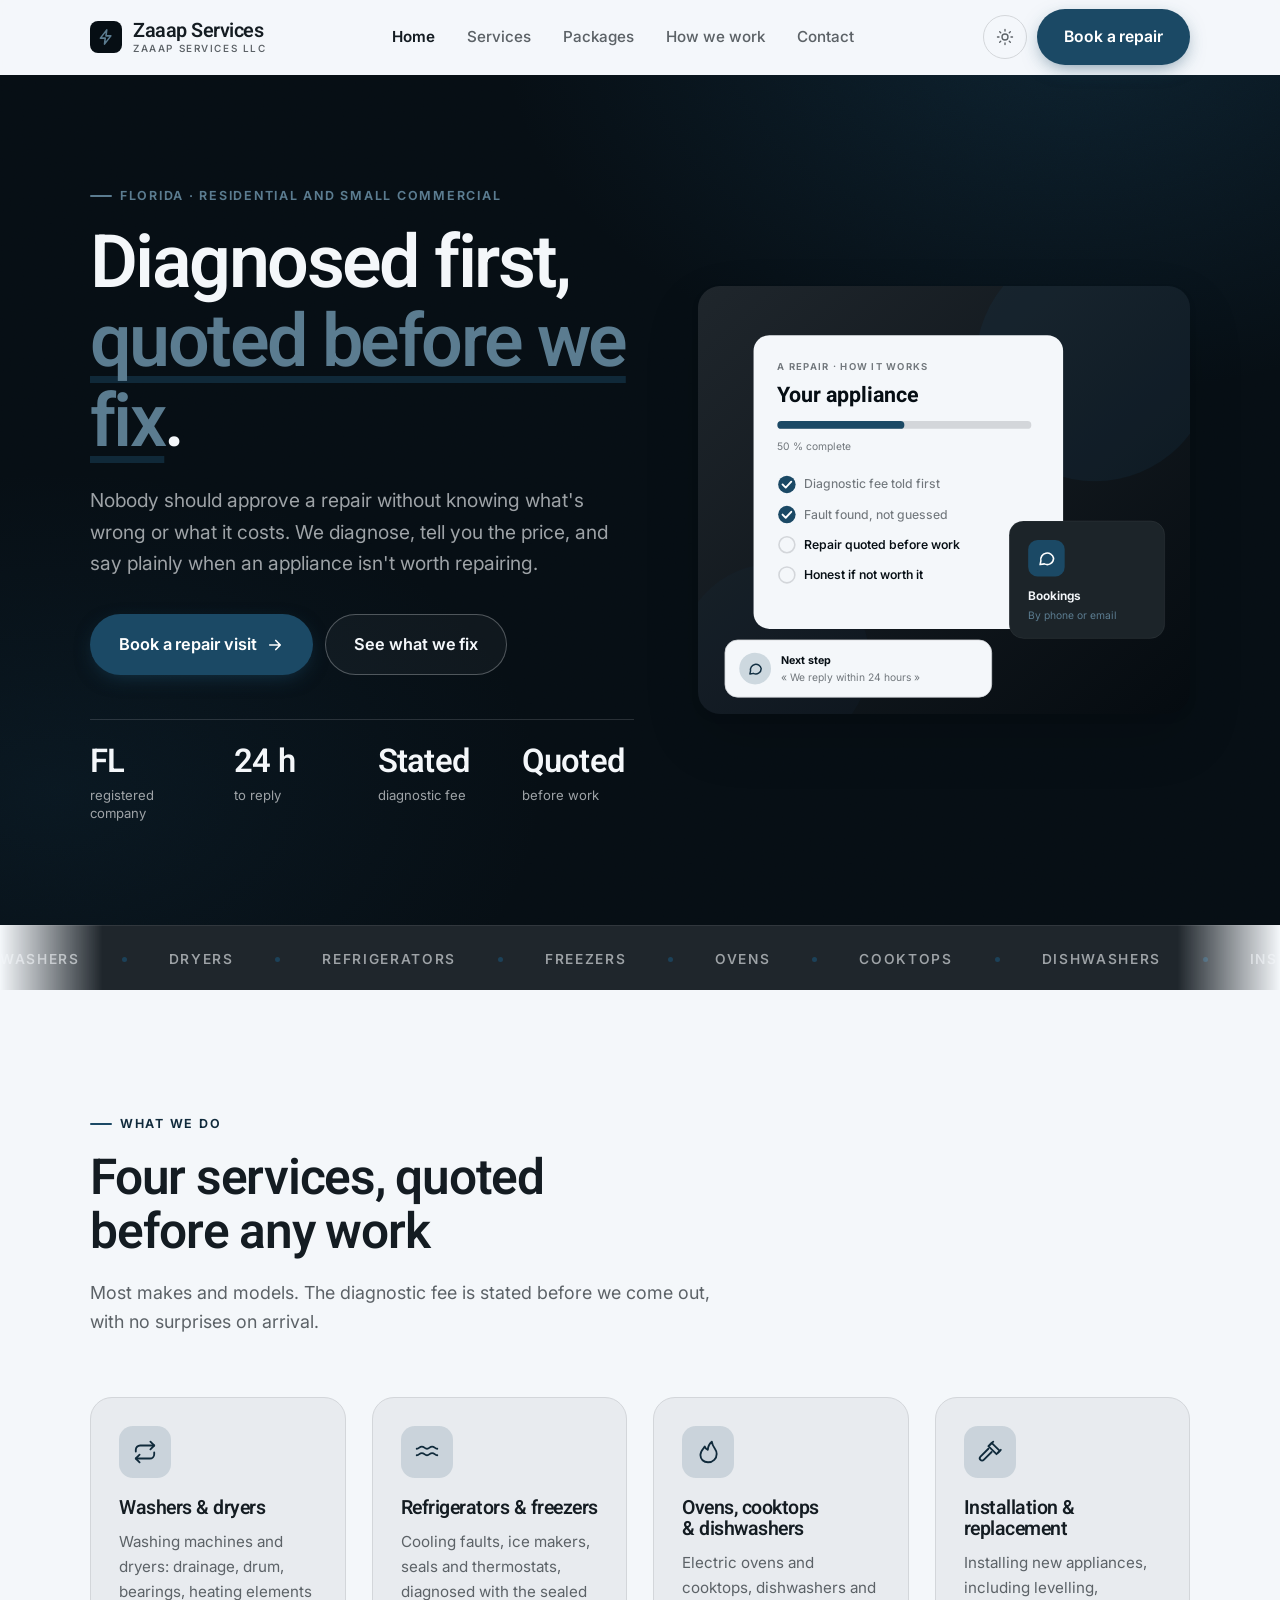
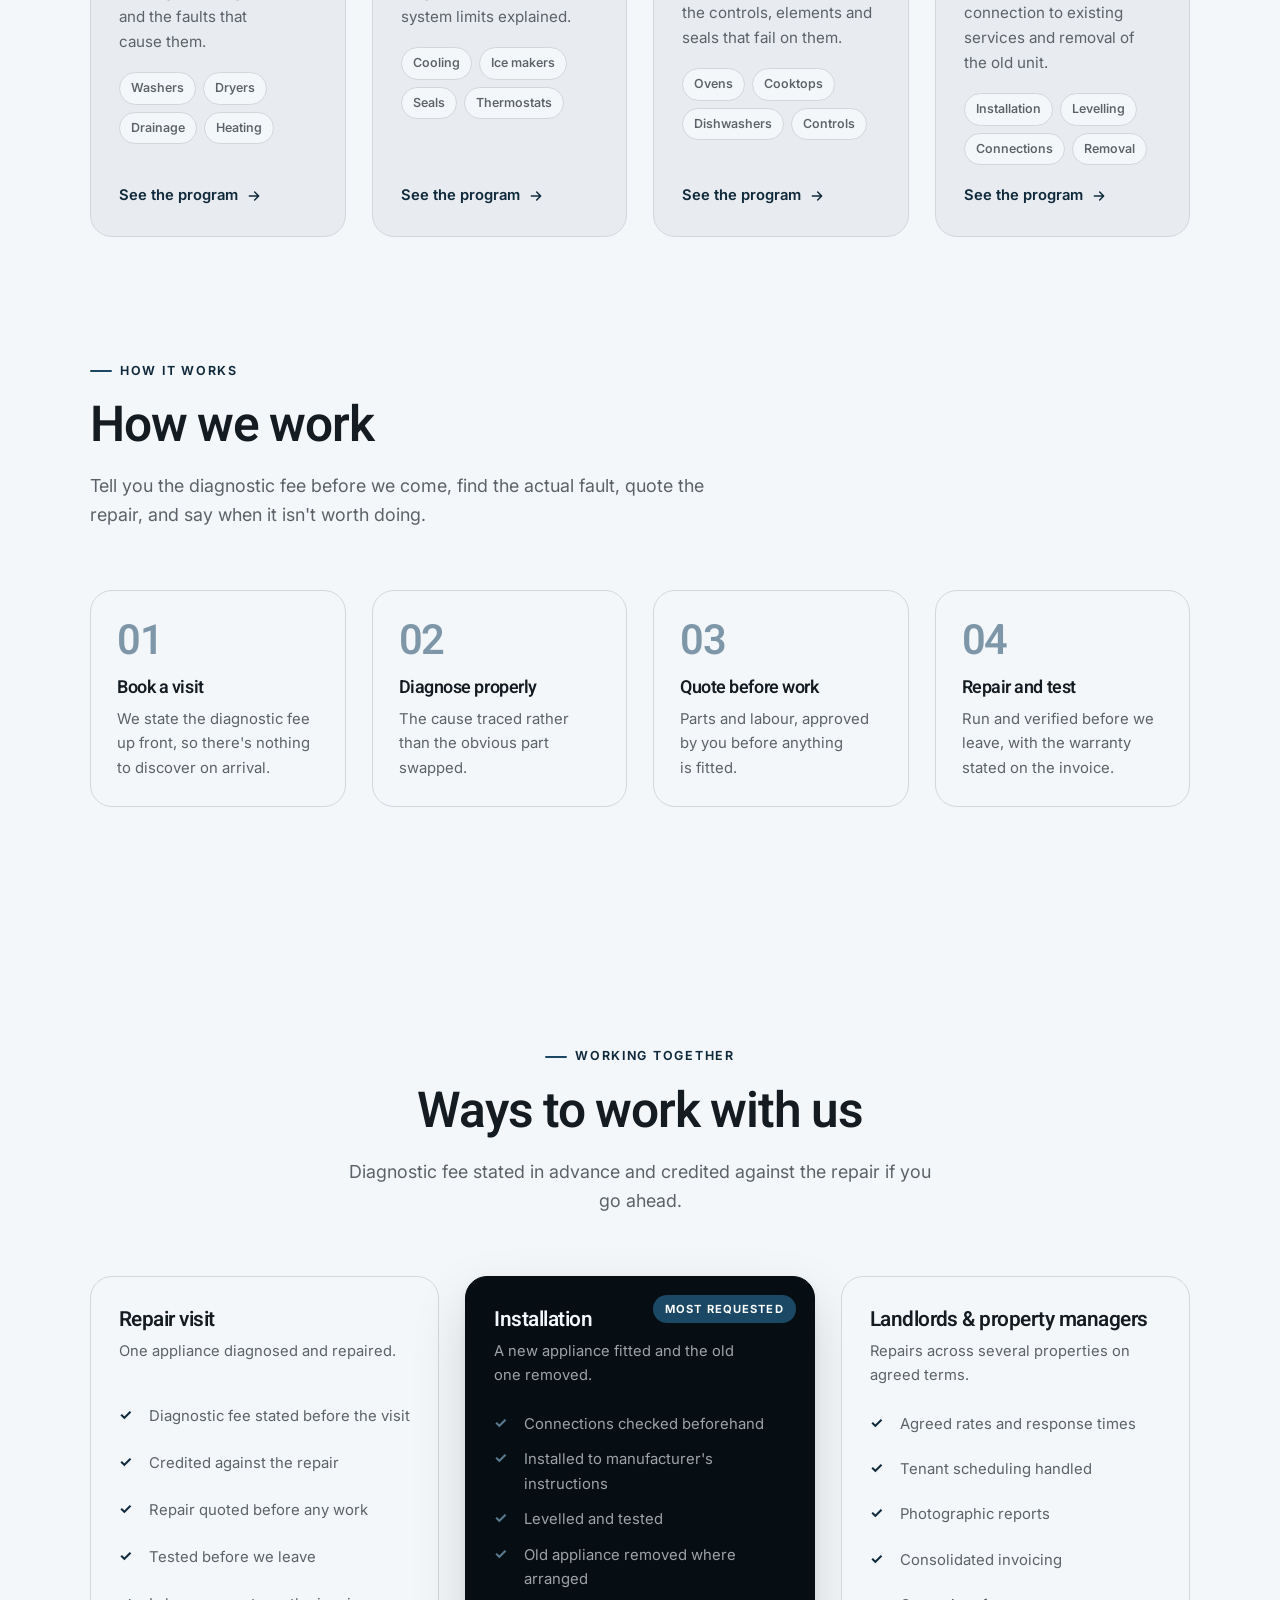
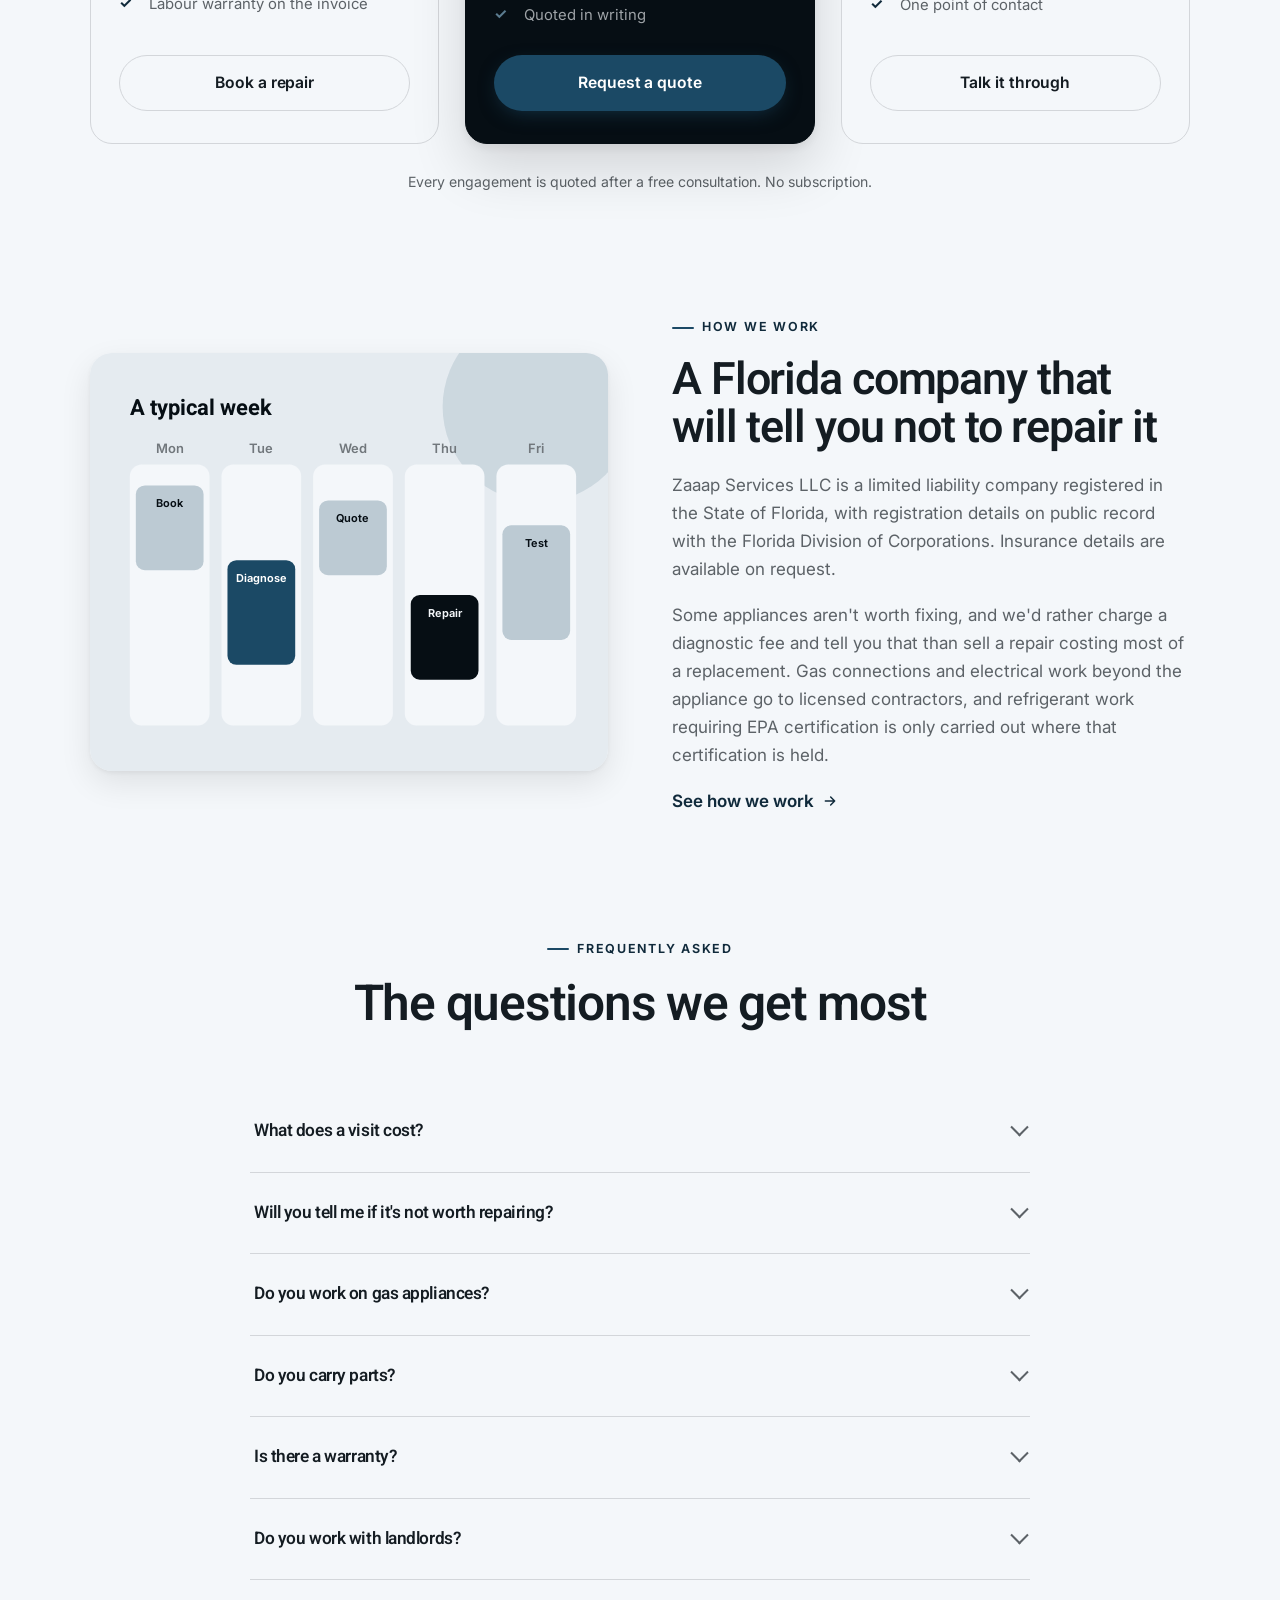
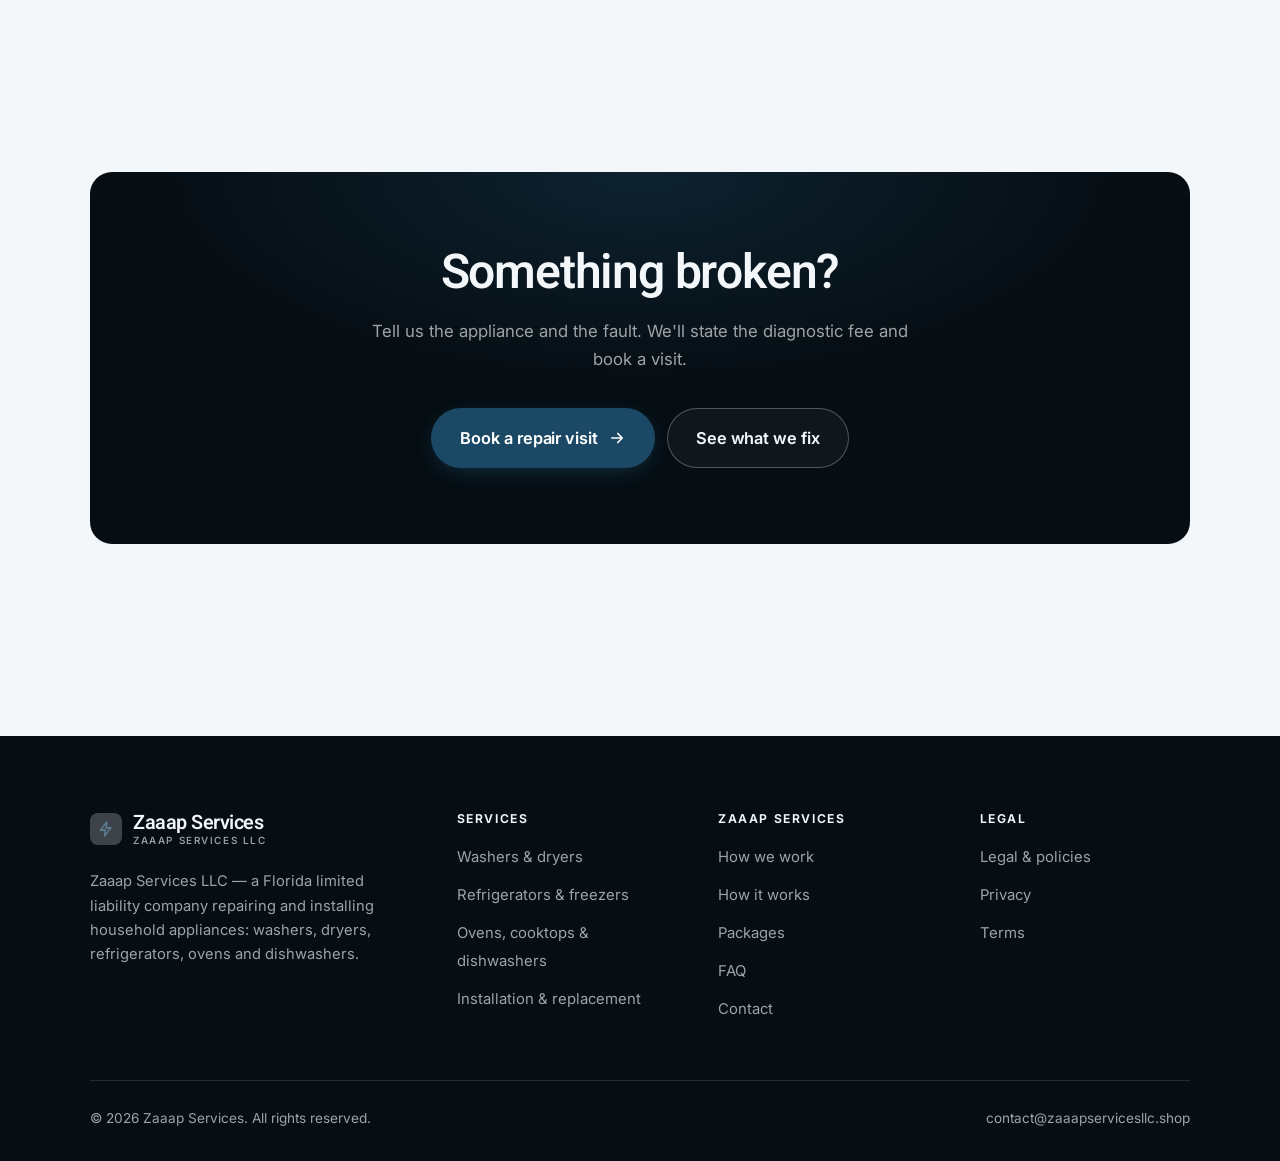
<file: index.html>
<!DOCTYPE html>
<html lang="en" class="no-js">
<head>
<meta charset="utf-8">
<meta name="viewport" content="width=device-width, initial-scale=1">
<title>Zaaap Services LLC — appliance repair and installation</title>
<meta name="description" content="Zaaap Services LLC, a Florida appliance repair company: washers, dryers, refrigerators, ovens and dishwashers diagnosed, repaired and installed, with a clear diagnostic fee.">
<link rel="canonical" href="https://zaaapservicesllc.shop/">

<meta property="og:type" content="website">
<meta property="og:url" content="https://zaaapservicesllc.shop/">
<meta property="og:site_name" content="Zaaap Services">
<meta property="og:locale" content="en_US">
<meta property="og:title" content="Zaaap Services LLC — appliance repair and installation">
<meta property="og:description" content="Zaaap Services LLC, a Florida appliance repair company: washers, dryers, refrigerators, ovens and dishwashers diagnosed, repaired and installed, with a clear diagnostic fee.">
<meta name="theme-color" content="#060e14">

<link rel="icon" href="assets/img/favicon.svg" type="image/svg+xml">
<link rel="preconnect" href="https://fonts.googleapis.com">
<link rel="preconnect" href="https://fonts.gstatic.com" crossorigin>
<link rel="stylesheet" href="https://fonts.googleapis.com/css2?family=Heebo:wght@400..700&family=Inter:wght@400..700&display=swap">
<link rel="stylesheet" href="assets/css/style.css">

<!-- Thème appliqué avant le premier rendu (évite le flash) -->
<script>
document.documentElement.classList.remove('no-js');
(function(){try{var t=localStorage.getItem('site-theme');if(t){document.documentElement.setAttribute('data-theme',t);}}catch(e){}})();
</script>
<script type="application/ld+json">
{
  "@context": "https://schema.org",
  "@type": "Organization",
  "name": "Zaaap Services",
  "url": "https://zaaapservicesllc.shop/",
  "email": "contact@zaaapservicesllc.shop",
  "description": "Zaaap Services LLC, a Florida appliance repair company: washers, dryers, refrigerators, ovens and dishwashers diagnosed, repaired and installed, with a clear diagnostic fee.",
  "areaServed": "US",
  "knowsLanguage": "en"
}
</script>
</head>

<body>
<a class="skip-link" href="#main">Skip to main content</a>

<header class="site-header">
  <nav class="wrap nav" aria-label="Main navigation">
    <a class="brand" href="index.html">
      <svg class="brand__mark" viewBox="0 0 64 64" aria-hidden="true">
        <rect class="bm-bg" width="64" height="64" rx="16"/>
        <g class="bm-ic" transform="translate(14 14) scale(1.5)" fill="none" stroke-width="2.1" stroke-linecap="round" stroke-linejoin="round"><path d="M13 2.5 4.5 13.5H11l-1 8 8.5-11H12z"/></g>
      </svg>
      <span>Zaaap Services<span class="brand__sub">Zaaap Services LLC</span></span>
    </a>

    <ul class="nav__links" id="nav-links">
      <li><a href="index.html" aria-current="page">Home</a></li>
      <li><a href="programs.html">Services</a></li>
      <li><a href="index.html#pricing">Packages</a></li>
      <li><a href="about.html">How we work</a></li>
      <li><a href="contact.html">Contact</a></li>
      <li><a class="btn btn--primary" href="contact.html">Book a repair</a></li>
    </ul>

    <div class="nav__cta">
      <button class="theme-toggle" type="button" aria-label="Switch to dark theme">
        <svg class="icon-sun" viewBox="0 0 24 24" fill="none" stroke="currentColor" stroke-width="1.8" stroke-linecap="round" aria-hidden="true"><circle cx="12" cy="12" r="4"/><path d="M12 2v2m0 16v2M2 12h2m16 0h2M4.9 4.9l1.4 1.4m11.4 11.4 1.4 1.4M19.1 4.9l-1.4 1.4M6.3 17.7l-1.4 1.4"/></svg>
        <svg class="icon-moon" viewBox="0 0 24 24" fill="none" stroke="currentColor" stroke-width="1.8" stroke-linecap="round" stroke-linejoin="round" aria-hidden="true"><path d="M21 12.8A9 9 0 1 1 11.2 3a7 7 0 0 0 9.8 9.8z"/></svg>
      </button>
      <a class="btn btn--primary" href="contact.html">Book a repair</a>
      <button class="nav__toggle" type="button" aria-expanded="false" aria-controls="nav-links" aria-label="Open menu">
        <svg class="icon-open" viewBox="0 0 24 24" fill="none" stroke="currentColor" stroke-width="2" stroke-linecap="round" aria-hidden="true"><path d="M3 6h18M3 12h18M3 18h18"/></svg>
        <svg class="icon-close" viewBox="0 0 24 24" fill="none" stroke="currentColor" stroke-width="2" stroke-linecap="round" aria-hidden="true"><path d="M6 6l12 12M18 6L6 18"/></svg>
      </button>
    </div>
  </nav>
</header>

<main id="main">

<section class="hero">
  <div class="wrap hero__inner">
    <div>
      <span class="eyebrow hero__eyebrow">Florida · Residential and small commercial</span>
      <h1>Diagnosed first,<br> <em>quoted before we fix</em>.</h1>
      <p class="hero__lede">Nobody should approve a repair without knowing what's wrong or what it costs. We diagnose, tell you the price, and say plainly when an appliance isn't worth repairing.</p>

      <div class="hero__actions">
        <a class="btn btn--primary btn--lg" href="contact.html">Book a repair visit <svg viewBox="0 0 24 24" fill="none" stroke="currentColor" stroke-width="2.2" stroke-linecap="round" stroke-linejoin="round" aria-hidden="true"><path d="M5 12h14M13 6l6 6-6 6"/></svg></a>
        <a class="btn btn--on-dark btn--lg" href="programs.html">See what we fix</a>
      </div>

      <ul class="hero__proof">
        <li><span class="stat__num">FL</span><span class="stat__label">registered company</span></li>
        <li><span class="stat__num">24 h</span><span class="stat__label">to reply</span></li>
        <li><span class="stat__num">Stated</span><span class="stat__label">diagnostic fee</span></li>
        <li><span class="stat__num">Quoted</span><span class="stat__label">before work</span></li>
      </ul>
    </div>

    <div class="hero__art">
      <svg viewBox="0 0 620 540" role="img" aria-label="How an appliance repair with Zaaap Services works, from diagnostic fee to a quoted repair.">
        <defs>
          <linearGradient id="hbg" x1="0" y1="0" x2="1" y2="1">
            <stop offset="0" stop-color="#1f262c"/><stop offset="1" stop-color="#050b10"/>
          </linearGradient>
        </defs>
        <rect width="620" height="540" rx="22" fill="url(#hbg)"/>
        <circle cx="500" cy="96" r="150" fill="#1b4965" opacity=".16"/>
        <circle cx="96" cy="470" r="120" fill="#1b4965" opacity=".08"/>

        <g style="font-family: var(--font-body)">
          <!-- Carte programme -->
          <rect x="70" y="62" width="390" height="370" rx="20" fill="#f4f7fa"/>
          <text x="100" y="106" font-size="12" font-weight="650" letter-spacing="1.6" fill="#71777c">A REPAIR · HOW IT WORKS</text>
          <text x="100" y="146" font-size="27" font-weight="700" fill="#060e14" style="font-family: var(--font-display)">Your appliance</text>
          <rect x="100" y="170" width="320" height="10" rx="5" fill="#d3d6da"/>
          <rect x="100" y="170" width="160" height="10" rx="5" fill="#1b4965"/>
          <text x="100" y="206" font-size="13" fill="#71777c">50 % complete</text>
          <circle cx="112" cy="250" r="11" fill="#1b4965"/><path d="M106.5 250l4 4 7-7.5" fill="none" stroke="#ffffff" stroke-width="2.4" stroke-linecap="round" stroke-linejoin="round"/><text x="134" y="255" font-size="15.5" fill="#71777c" font-weight="450">Diagnostic fee told first</text>
          <circle cx="112" cy="288" r="11" fill="#1b4965"/><path d="M106.5 288l4 4 7-7.5" fill="none" stroke="#ffffff" stroke-width="2.4" stroke-linecap="round" stroke-linejoin="round"/><text x="134" y="293" font-size="15.5" fill="#71777c" font-weight="450">Fault found, not guessed</text>
          <circle cx="112" cy="326" r="10" fill="none" stroke="#d3d6da" stroke-width="2"/><text x="134" y="331" font-size="15.5" fill="#060e14" font-weight="560">Repair quoted before work</text>
          <circle cx="112" cy="364" r="10" fill="none" stroke="#d3d6da" stroke-width="2"/><text x="134" y="369" font-size="15.5" fill="#060e14" font-weight="560">Honest if not worth it</text>

          <!-- Carte séance -->
          <rect x="392" y="296" width="196" height="148" rx="18" fill="#1c2429" stroke="#ffffff" stroke-opacity=".08"/>
          <rect x="416" y="320" width="46" height="46" rx="12" fill="#1b4965"/>
          <g transform="translate(427 331)" fill="none" stroke="#ffffff" color="#ffffff" stroke-width="2" stroke-linecap="round" stroke-linejoin="round"><path d="M21 12a8 8 0 0 1-11.6 7.1L4 20l1-4.6A8 8 0 1 1 21 12z"/></g>
          <text x="416" y="396" font-size="15" font-weight="650" fill="#f4f7fa">Bookings</text>
          <text x="416" y="420" font-size="13" fill="#5b7c90">By phone or email</text>

          <!-- Retour du coach -->
          <rect x="34" y="446" width="336" height="72" rx="16" fill="#f4f7fa" stroke="#d3d6da"/>
          <circle cx="72" cy="482" r="20" fill="#cdd8df"/>
          <g transform="translate(62 472) scale(.84)" fill="none" stroke="#122f42" stroke-width="2.2" stroke-linecap="round" stroke-linejoin="round"><path d="M21 12a8 8 0 0 1-11.6 7.1L4 20l1-4.6A8 8 0 1 1 21 12z"/></g>
          <text x="104" y="476" font-size="13.5" font-weight="700" fill="#060e14">Next step</text>
          <text x="104" y="498" font-size="13" fill="#71777c">« We reply within 24 hours »</text>
        </g>
      </svg>
    </div>
  </div>
</section>

<div class="marquee" aria-hidden="true">
  <div class="marquee__track"><span>Washers</span><span>Dryers</span><span>Refrigerators</span><span>Freezers</span><span>Ovens</span><span>Cooktops</span><span>Dishwashers</span><span>Installation</span><span>Diagnostics</span><span>Parts</span><span>Washers</span><span>Dryers</span><span>Refrigerators</span><span>Freezers</span><span>Ovens</span><span>Cooktops</span><span>Dishwashers</span><span>Installation</span><span>Diagnostics</span><span>Parts</span></div>
</div>

<section class="section wrap" id="programs">
  <div class="section-head reveal">
    <span class="eyebrow">What we do</span>
    <h2>Four services, quoted before any work</h2>
    <p>Most makes and models. The diagnostic fee is stated before we come out, with no surprises on arrival.</p>
  </div>
  <div class="grid grid--4 reveal-group">
    <a class="card" href="programs.html#laundry">
      <div class="card__icon"><svg viewBox="0 0 24 24" fill="none" stroke="currentColor" stroke-width="1.7" stroke-linecap="round" stroke-linejoin="round" aria-hidden="true"><path d="M17 2.5l3.5 3.5L17 9.5"/><path d="M3.5 11.5V10A4 4 0 0 1 7.5 6h13M7 21.5 3.5 18 7 14.5"/><path d="M20.5 12.5V14a4 4 0 0 1-4 4h-13"/></svg></div>
      <h3>Washers &amp; dryers</h3>
      <p>Washing machines and dryers: drainage, drum, bearings, heating elements and the faults that cause them.</p>
      <ul class="tags"><li>Washers</li><li>Dryers</li><li>Drainage</li><li>Heating</li></ul>
      <span class="arrow-link">See the program <svg viewBox="0 0 24 24" fill="none" stroke="currentColor" stroke-width="2.2" stroke-linecap="round" stroke-linejoin="round" aria-hidden="true"><path d="M5 12h14M13 6l6 6-6 6"/></svg></span>
    </a>
    <a class="card" href="programs.html#cooling">
      <div class="card__icon"><svg viewBox="0 0 24 24" fill="none" stroke="currentColor" stroke-width="1.7" stroke-linecap="round" stroke-linejoin="round" aria-hidden="true"><path d="M2.5 9c2.4 0 2.4-2 4.75-2s2.4 2 4.75 2 2.4-2 4.75-2 2.4 2 4.75 2M2.5 15c2.4 0 2.4-2 4.75-2s2.4 2 4.75 2 2.4-2 4.75-2 2.4 2 4.75 2"/></svg></div>
      <h3>Refrigerators &amp; freezers</h3>
      <p>Cooling faults, ice makers, seals and thermostats, diagnosed with the sealed system limits explained.</p>
      <ul class="tags"><li>Cooling</li><li>Ice makers</li><li>Seals</li><li>Thermostats</li></ul>
      <span class="arrow-link">See the program <svg viewBox="0 0 24 24" fill="none" stroke="currentColor" stroke-width="2.2" stroke-linecap="round" stroke-linejoin="round" aria-hidden="true"><path d="M5 12h14M13 6l6 6-6 6"/></svg></span>
    </a>
    <a class="card" href="programs.html#cooking">
      <div class="card__icon"><svg viewBox="0 0 24 24" fill="none" stroke="currentColor" stroke-width="1.7" stroke-linecap="round" stroke-linejoin="round" aria-hidden="true"><path d="M12 21.5c-4 0-7-2.8-7-6.7 0-3.4 2.4-5.6 4-7.8.6 1.6 1.6 2.6 2.8 3 .2-3.1 1.4-5.6 3.7-7.5.3 3 1.6 4.8 3 6.7 1.1 1.5 1.5 3 1.5 4.6 0 4.2-3.3 7.7-8 7.7z"/></svg></div>
      <h3>Ovens, cooktops &amp; dishwashers</h3>
      <p>Electric ovens and cooktops, dishwashers and the controls, elements and seals that fail on them.</p>
      <ul class="tags"><li>Ovens</li><li>Cooktops</li><li>Dishwashers</li><li>Controls</li></ul>
      <span class="arrow-link">See the program <svg viewBox="0 0 24 24" fill="none" stroke="currentColor" stroke-width="2.2" stroke-linecap="round" stroke-linejoin="round" aria-hidden="true"><path d="M5 12h14M13 6l6 6-6 6"/></svg></span>
    </a>
    <a class="card" href="programs.html#installation">
      <div class="card__icon"><svg viewBox="0 0 24 24" fill="none" stroke="currentColor" stroke-width="1.7" stroke-linecap="round" stroke-linejoin="round" aria-hidden="true"><path d="M13.5 3.5 21 11l-3 3-7.5-7.5z"/><path d="M10.5 9 3.2 16.3a2.1 2.1 0 0 0 3 3L13.5 12"/><path d="M15 2.5 12 5.5M19.5 12.5 22 10"/></svg></div>
      <h3>Installation &amp; replacement</h3>
      <p>Installing new appliances, including levelling, connection to existing services and removal of the old unit.</p>
      <ul class="tags"><li>Installation</li><li>Levelling</li><li>Connections</li><li>Removal</li></ul>
      <span class="arrow-link">See the program <svg viewBox="0 0 24 24" fill="none" stroke="currentColor" stroke-width="2.2" stroke-linecap="round" stroke-linejoin="round" aria-hidden="true"><path d="M5 12h14M13 6l6 6-6 6"/></svg></span>
    </a>
  </div>
</section>

<section class="section section--flush wrap" id="how-it-works">
  <div class="section-head reveal">
    <span class="eyebrow">How it works</span>
    <h2>How we work</h2>
    <p>Tell you the diagnostic fee before we come, find the actual fault, quote the repair, and say when it isn't worth doing.</p>
  </div>
  <div class="grid grid--4 steps reveal-group">
    <article class="step">
      <h3>Book a visit</h3>
      <p>We state the diagnostic fee up front, so there's nothing to discover on arrival.</p>
    </article>
    <article class="step">
      <h3>Diagnose properly</h3>
      <p>The cause traced rather than the obvious part swapped.</p>
    </article>
    <article class="step">
      <h3>Quote before work</h3>
      <p>Parts and labour, approved by you before anything is fitted.</p>
    </article>
    <article class="step">
      <h3>Repair and test</h3>
      <p>Run and verified before we leave, with the warranty stated on the invoice.</p>
    </article>
  </div>
</section>

<section class="section wrap" id="pricing">
  <div class="section-head section-head--center reveal">
    <span class="eyebrow">Working together</span>
    <h2>Ways to work with us</h2>
    <p>Diagnostic fee stated in advance and credited against the repair if you go ahead.</p>
  </div>
  <div class="grid grid--3 plans reveal-group">
    <article class="plan">
      
      <h3>Repair visit</h3>
      <p class="plan__desc">One appliance diagnosed and repaired.</p>
      
      <ul class="plan__features">
        <li>Diagnostic fee stated before the visit</li>
        <li>Credited against the repair</li>
        <li>Repair quoted before any work</li>
        <li>Tested before we leave</li>
        <li>Labour warranty on the invoice</li>
      </ul>
      <a class="btn btn--ghost btn--block" href="contact.html">Book a repair</a>
    </article>
    <article class="plan plan--featured">
      <span class="plan__tag">Most requested</span>
      <h3>Installation</h3>
      <p class="plan__desc">A new appliance fitted and the old one removed.</p>
      
      <ul class="plan__features">
        <li>Connections checked beforehand</li>
        <li>Installed to manufacturer's instructions</li>
        <li>Levelled and tested</li>
        <li>Old appliance removed where arranged</li>
        <li>Quoted in writing</li>
      </ul>
      <a class="btn btn--primary btn--block" href="contact.html">Request a quote</a>
    </article>
    <article class="plan">
      
      <h3>Landlords &amp; property managers</h3>
      <p class="plan__desc">Repairs across several properties on agreed terms.</p>
      
      <ul class="plan__features">
        <li>Agreed rates and response times</li>
        <li>Tenant scheduling handled</li>
        <li>Photographic reports</li>
        <li>Consolidated invoicing</li>
        <li>One point of contact</li>
      </ul>
      <a class="btn btn--ghost btn--block" href="contact.html">Talk it through</a>
    </article>
  </div>
  <p class="plans-note">Every engagement is quoted after a free consultation. No subscription.</p>
</section>

<section class="section section--flush wrap">
  <div class="split reveal">
    <div class="split__art">
      <svg viewBox="0 0 520 420" role="img" aria-label="Example of a typical week: Book, Diagnose, Quote, Repair, Test.">
        <rect width="520" height="420" rx="20" fill="#e5ebf0"/>
        <circle cx="450" cy="54" r="96" fill="#1b4965" opacity=".12"/>
        <g style="font-family: var(--font-body)">
        <text x="40" y="62" font-size="22" font-weight="700" fill="#060e14" style="font-family: var(--font-display)">A typical week</text>
        <text x="80" y="100" text-anchor="middle" font-size="13" font-weight="600" fill="#71777c">Mon</text>
        <rect x="40" y="112" width="80" height="262" rx="12" fill="#f4f7fa"/>
        <rect x="46" y="133" width="68" height="85" rx="9" fill="#bccad3"/>
        <text x="80" y="155" text-anchor="middle" font-size="11" font-weight="650" fill="#060e14">Book</text>
        <text x="172" y="100" text-anchor="middle" font-size="13" font-weight="600" fill="#71777c">Tue</text>
        <rect x="132" y="112" width="80" height="262" rx="12" fill="#f4f7fa"/>
        <rect x="138" y="208" width="68" height="105" rx="9" fill="#1b4965"/>
        <text x="172" y="230" text-anchor="middle" font-size="11" font-weight="650" fill="#ffffff">Diagnose</text>
        <text x="264" y="100" text-anchor="middle" font-size="13" font-weight="600" fill="#71777c">Wed</text>
        <rect x="224" y="112" width="80" height="262" rx="12" fill="#f4f7fa"/>
        <rect x="230" y="148" width="68" height="75" rx="9" fill="#bccad3"/>
        <text x="264" y="170" text-anchor="middle" font-size="11" font-weight="650" fill="#060e14">Quote</text>
        <text x="356" y="100" text-anchor="middle" font-size="13" font-weight="600" fill="#71777c">Thu</text>
        <rect x="316" y="112" width="80" height="262" rx="12" fill="#f4f7fa"/>
        <rect x="322" y="243" width="68" height="85" rx="9" fill="#060e14"/>
        <text x="356" y="265" text-anchor="middle" font-size="11" font-weight="650" fill="#f4f7fa">Repair</text>
        <text x="448" y="100" text-anchor="middle" font-size="13" font-weight="600" fill="#71777c">Fri</text>
        <rect x="408" y="112" width="80" height="262" rx="12" fill="#f4f7fa"/>
        <rect x="414" y="173" width="68" height="115" rx="9" fill="#bccad3"/>
        <text x="448" y="195" text-anchor="middle" font-size="11" font-weight="650" fill="#060e14">Test</text>
        </g>
      </svg>
    </div>
    <div>
      <span class="eyebrow">How we work</span>
      <h2>A Florida company that will tell you not to repair it</h2>
      <p>Zaaap Services LLC is a limited liability company registered in the State of Florida, with registration details on public record with the Florida Division of Corporations. Insurance details are available on request.</p>
      <p>Some appliances aren't worth fixing, and we'd rather charge a diagnostic fee and tell you that than sell a repair costing most of a replacement. Gas connections and electrical work beyond the appliance go to licensed contractors, and refrigerant work requiring EPA certification is only carried out where that certification is held.</p>
      <p><a class="arrow-link" href="about.html">See how we work <svg viewBox="0 0 24 24" fill="none" stroke="currentColor" stroke-width="2.2" stroke-linecap="round" stroke-linejoin="round" aria-hidden="true"><path d="M5 12h14M13 6l6 6-6 6"/></svg></a></p>
    </div>
  </div>
</section>

<section class="section section--flush wrap" id="faq">
  <div class="section-head section-head--center reveal">
    <span class="eyebrow">Frequently asked</span>
    <h2>The questions we get most</h2>
  </div>
  <div class="faq reveal">
    <details>
      <summary>What does a visit cost?</summary>
      <p>The diagnostic fee is stated when you book, and it's credited against the repair if you go ahead. No charge appears on arrival that you weren't told about.</p>
    </details>
    <details>
      <summary>Will you tell me if it's not worth repairing?</summary>
      <p>Yes, with the numbers. If a repair costs most of a replacement, you should know that before approving it.</p>
    </details>
    <details>
      <summary>Do you work on gas appliances?</summary>
      <p>Not the gas connection — that requires a licensed gas contractor. We'll diagnose the appliance and refer the gas work.</p>
    </details>
    <details>
      <summary>Do you carry parts?</summary>
      <p>Common parts, yes. Less common ones are ordered after diagnosis, and we'll tell you the lead time before you approve the repair.</p>
    </details>
    <details>
      <summary>Is there a warranty?</summary>
      <p>Labour warranty is stated on the invoice, and parts carry the manufacturer's or supplier's warranty.</p>
    </details>
    <details>
      <summary>Do you work with landlords?</summary>
      <p>Yes — agreed rates, tenant scheduling and photographic reports across multiple properties.</p>
    </details>
  </div>
</section>

<section class="wrap section--tight">
  <div class="cta-band reveal">
    <h2>Something broken?</h2>
    <p>Tell us the appliance and the fault. We'll state the diagnostic fee and book a visit.</p>
    <div class="hero__actions">
      <a class="btn btn--primary btn--lg" href="contact.html">Book a repair visit <svg viewBox="0 0 24 24" fill="none" stroke="currentColor" stroke-width="2.2" stroke-linecap="round" stroke-linejoin="round" aria-hidden="true"><path d="M5 12h14M13 6l6 6-6 6"/></svg></a>
      <a class="btn btn--on-dark btn--lg" href="programs.html">See what we fix</a>
    </div>
  </div>
</section>

</main>

<footer class="site-footer">
  <div class="wrap">
    <div class="footer__grid">
      <div class="footer__brand">
        <a class="brand" href="index.html">
          <svg class="brand__mark" viewBox="0 0 64 64" aria-hidden="true">
        <rect class="bm-bg" width="64" height="64" rx="16"/>
        <g class="bm-ic" transform="translate(14 14) scale(1.5)" fill="none" stroke-width="2.1" stroke-linecap="round" stroke-linejoin="round"><path d="M13 2.5 4.5 13.5H11l-1 8 8.5-11H12z"/></g>
      </svg>
          <span>Zaaap Services<span class="brand__sub">Zaaap Services LLC</span></span>
        </a>
        <p>Zaaap Services LLC — a Florida limited liability company repairing and installing household appliances: washers, dryers, refrigerators, ovens and dishwashers.</p>
      </div>

      <div class="footer__col">
        <h4>Services</h4>
        <ul>
          <li><a href="programs.html#laundry">Washers &amp; dryers</a></li>
          <li><a href="programs.html#cooling">Refrigerators &amp; freezers</a></li>
          <li><a href="programs.html#cooking">Ovens, cooktops &amp; dishwashers</a></li>
          <li><a href="programs.html#installation">Installation &amp; replacement</a></li>
        </ul>
      </div>

      <div class="footer__col">
        <h4>Zaaap Services</h4>
        <ul>
          <li><a href="about.html">How we work</a></li>
          <li><a href="index.html#how-it-works">How it works</a></li>
          <li><a href="index.html#pricing">Packages</a></li>
          <li><a href="index.html#faq">FAQ</a></li>
          <li><a href="contact.html">Contact</a></li>
        </ul>
      </div>

      <div class="footer__col">
        <h4>Legal</h4>
        <ul>
          <li><a href="legal.html">Legal &amp; policies</a></li>
          <li><a href="legal.html#privacy">Privacy</a></li>
          <li><a href="legal.html#terms">Terms</a></li>
        </ul>
      </div>
    </div>

    <div class="footer__bottom">
      <p>© <span data-year>2026</span> Zaaap Services. All rights reserved.</p>
      <p><a href="mailto:contact@zaaapservicesllc.shop">contact@zaaapservicesllc.shop</a></p>
    </div>
  </div>
</footer>

<script src="assets/js/main.js" defer></script>
</body>
</html>
</file>
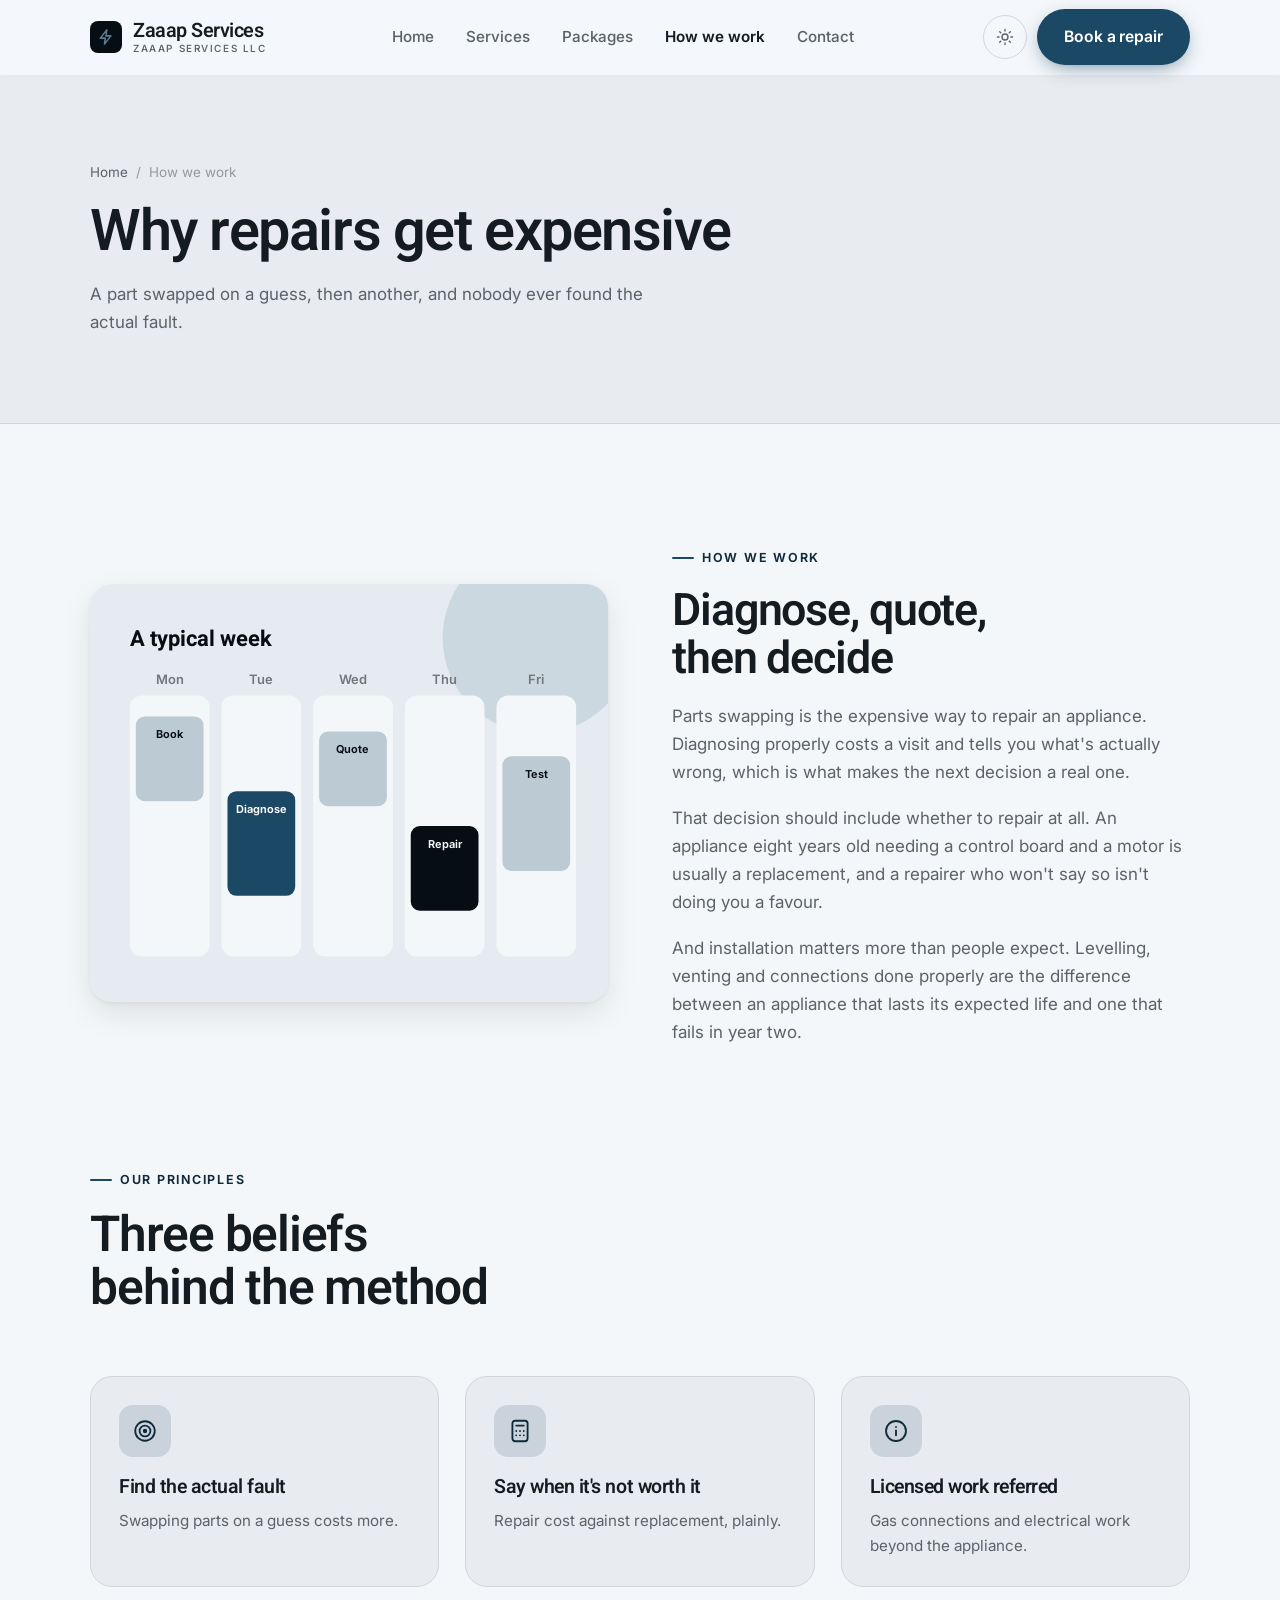
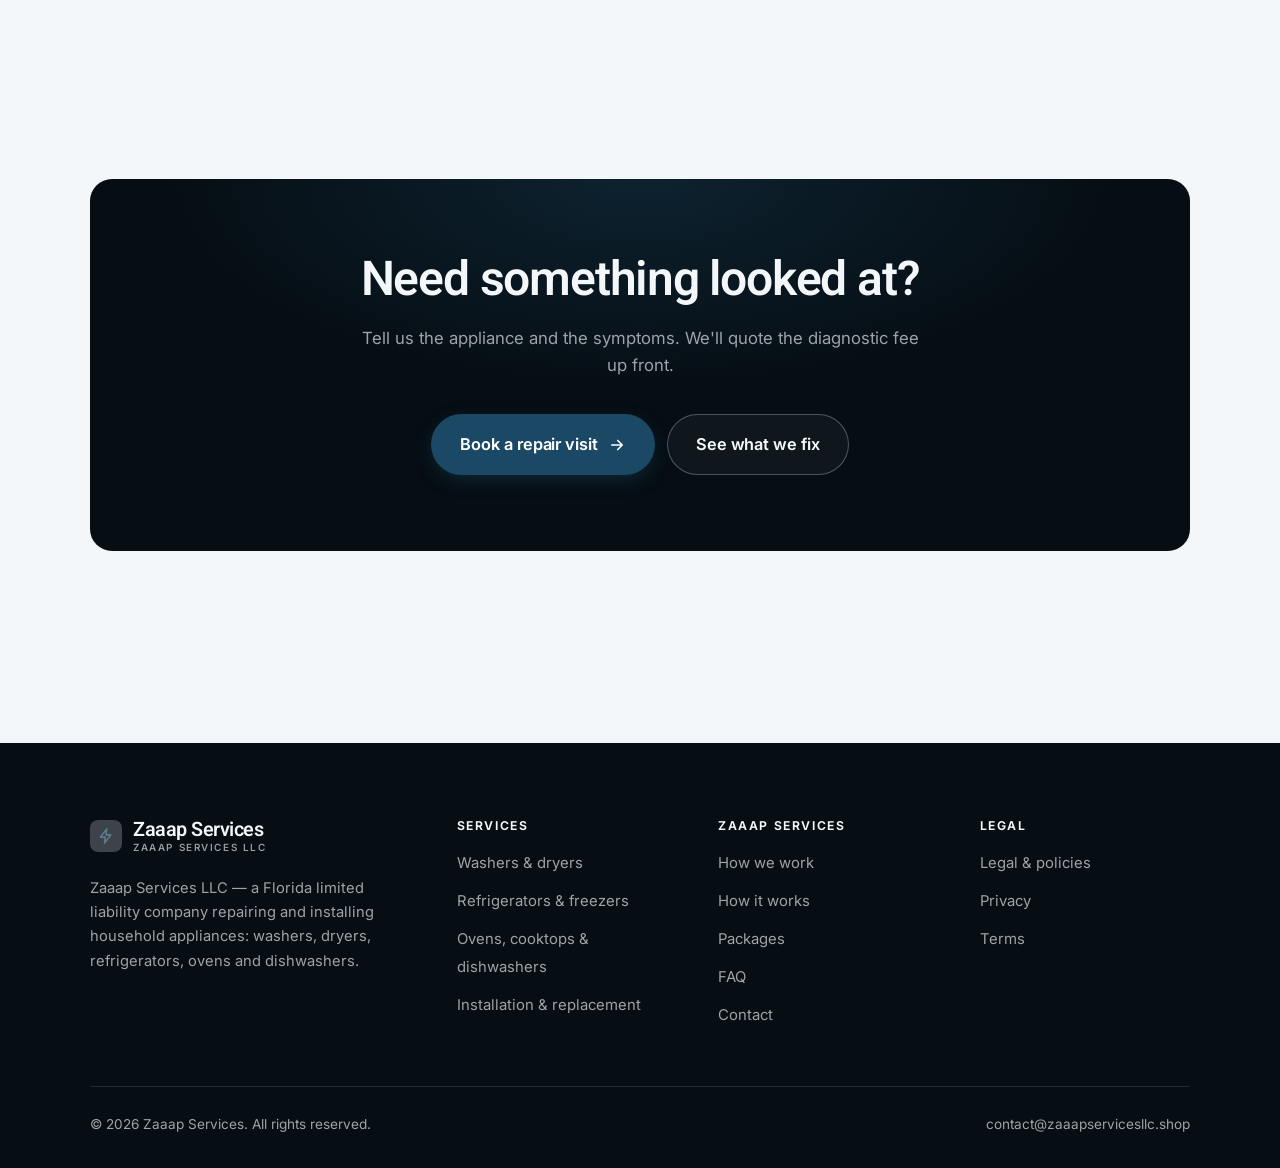
<file: about.html>
<!DOCTYPE html>
<html lang="en" class="no-js">
<head>
<meta charset="utf-8">
<meta name="viewport" content="width=device-width, initial-scale=1">
<title>How we work — Zaaap Services</title>
<meta name="description" content="About Zaaap Services LLC, a Florida appliance repair and installation company.">
<link rel="canonical" href="https://zaaapservicesllc.shop/about.html">

<meta property="og:type" content="website">
<meta property="og:url" content="https://zaaapservicesllc.shop/about.html">
<meta property="og:site_name" content="Zaaap Services">
<meta property="og:locale" content="en_US">
<meta property="og:title" content="How we work — Zaaap Services">
<meta property="og:description" content="About Zaaap Services LLC, a Florida appliance repair and installation company.">
<meta name="theme-color" content="#060e14">

<link rel="icon" href="assets/img/favicon.svg" type="image/svg+xml">
<link rel="preconnect" href="https://fonts.googleapis.com">
<link rel="preconnect" href="https://fonts.gstatic.com" crossorigin>
<link rel="stylesheet" href="https://fonts.googleapis.com/css2?family=Heebo:wght@400..700&family=Inter:wght@400..700&display=swap">
<link rel="stylesheet" href="assets/css/style.css">

<!-- Thème appliqué avant le premier rendu (évite le flash) -->
<script>
document.documentElement.classList.remove('no-js');
(function(){try{var t=localStorage.getItem('site-theme');if(t){document.documentElement.setAttribute('data-theme',t);}}catch(e){}})();
</script>
</head>

<body>
<a class="skip-link" href="#main">Skip to main content</a>

<header class="site-header">
  <nav class="wrap nav" aria-label="Main navigation">
    <a class="brand" href="index.html">
      <svg class="brand__mark" viewBox="0 0 64 64" aria-hidden="true">
        <rect class="bm-bg" width="64" height="64" rx="16"/>
        <g class="bm-ic" transform="translate(14 14) scale(1.5)" fill="none" stroke-width="2.1" stroke-linecap="round" stroke-linejoin="round"><path d="M13 2.5 4.5 13.5H11l-1 8 8.5-11H12z"/></g>
      </svg>
      <span>Zaaap Services<span class="brand__sub">Zaaap Services LLC</span></span>
    </a>

    <ul class="nav__links" id="nav-links">
      <li><a href="index.html">Home</a></li>
      <li><a href="programs.html">Services</a></li>
      <li><a href="index.html#pricing">Packages</a></li>
      <li><a href="about.html" aria-current="page">How we work</a></li>
      <li><a href="contact.html">Contact</a></li>
      <li><a class="btn btn--primary" href="contact.html">Book a repair</a></li>
    </ul>

    <div class="nav__cta">
      <button class="theme-toggle" type="button" aria-label="Switch to dark theme">
        <svg class="icon-sun" viewBox="0 0 24 24" fill="none" stroke="currentColor" stroke-width="1.8" stroke-linecap="round" aria-hidden="true"><circle cx="12" cy="12" r="4"/><path d="M12 2v2m0 16v2M2 12h2m16 0h2M4.9 4.9l1.4 1.4m11.4 11.4 1.4 1.4M19.1 4.9l-1.4 1.4M6.3 17.7l-1.4 1.4"/></svg>
        <svg class="icon-moon" viewBox="0 0 24 24" fill="none" stroke="currentColor" stroke-width="1.8" stroke-linecap="round" stroke-linejoin="round" aria-hidden="true"><path d="M21 12.8A9 9 0 1 1 11.2 3a7 7 0 0 0 9.8 9.8z"/></svg>
      </button>
      <a class="btn btn--primary" href="contact.html">Book a repair</a>
      <button class="nav__toggle" type="button" aria-expanded="false" aria-controls="nav-links" aria-label="Open menu">
        <svg class="icon-open" viewBox="0 0 24 24" fill="none" stroke="currentColor" stroke-width="2" stroke-linecap="round" aria-hidden="true"><path d="M3 6h18M3 12h18M3 18h18"/></svg>
        <svg class="icon-close" viewBox="0 0 24 24" fill="none" stroke="currentColor" stroke-width="2" stroke-linecap="round" aria-hidden="true"><path d="M6 6l12 12M18 6L6 18"/></svg>
      </button>
    </div>
  </nav>
</header>

<main id="main">

<section class="page-head">
  <div class="wrap">
    <nav class="breadcrumb" aria-label="Breadcrumb">
      <a href="index.html">Home</a><span>/</span><span aria-current="page">How we work</span>
    </nav>
    <h1>Why repairs get expensive</h1>
    <p>A part swapped on a guess, then another, and nobody ever found the actual fault.</p>
  </div>
</section>

<section class="section wrap">
  <div class="split reveal">
    <div class="split__art">
      <svg viewBox="0 0 520 420" role="img" aria-label="Example of a typical week: Book, Diagnose, Quote, Repair, Test.">
        <rect width="520" height="420" rx="20" fill="#e5ebf0"/>
        <circle cx="450" cy="54" r="96" fill="#1b4965" opacity=".12"/>
        <g style="font-family: var(--font-body)">
        <text x="40" y="62" font-size="22" font-weight="700" fill="#060e14" style="font-family: var(--font-display)">A typical week</text>
        <text x="80" y="100" text-anchor="middle" font-size="13" font-weight="600" fill="#71777c">Mon</text>
        <rect x="40" y="112" width="80" height="262" rx="12" fill="#f4f7fa"/>
        <rect x="46" y="133" width="68" height="85" rx="9" fill="#bccad3"/>
        <text x="80" y="155" text-anchor="middle" font-size="11" font-weight="650" fill="#060e14">Book</text>
        <text x="172" y="100" text-anchor="middle" font-size="13" font-weight="600" fill="#71777c">Tue</text>
        <rect x="132" y="112" width="80" height="262" rx="12" fill="#f4f7fa"/>
        <rect x="138" y="208" width="68" height="105" rx="9" fill="#1b4965"/>
        <text x="172" y="230" text-anchor="middle" font-size="11" font-weight="650" fill="#ffffff">Diagnose</text>
        <text x="264" y="100" text-anchor="middle" font-size="13" font-weight="600" fill="#71777c">Wed</text>
        <rect x="224" y="112" width="80" height="262" rx="12" fill="#f4f7fa"/>
        <rect x="230" y="148" width="68" height="75" rx="9" fill="#bccad3"/>
        <text x="264" y="170" text-anchor="middle" font-size="11" font-weight="650" fill="#060e14">Quote</text>
        <text x="356" y="100" text-anchor="middle" font-size="13" font-weight="600" fill="#71777c">Thu</text>
        <rect x="316" y="112" width="80" height="262" rx="12" fill="#f4f7fa"/>
        <rect x="322" y="243" width="68" height="85" rx="9" fill="#060e14"/>
        <text x="356" y="265" text-anchor="middle" font-size="11" font-weight="650" fill="#f4f7fa">Repair</text>
        <text x="448" y="100" text-anchor="middle" font-size="13" font-weight="600" fill="#71777c">Fri</text>
        <rect x="408" y="112" width="80" height="262" rx="12" fill="#f4f7fa"/>
        <rect x="414" y="173" width="68" height="115" rx="9" fill="#bccad3"/>
        <text x="448" y="195" text-anchor="middle" font-size="11" font-weight="650" fill="#060e14">Test</text>
        </g>
      </svg>
    </div>
    <div>
      <span class="eyebrow">How we work</span>
      <h2>Diagnose, quote, then decide</h2>
      <p>Parts swapping is the expensive way to repair an appliance. Diagnosing properly costs a visit and tells you what's actually wrong, which is what makes the next decision a real one.</p>
      <p>That decision should include whether to repair at all. An appliance eight years old needing a control board and a motor is usually a replacement, and a repairer who won't say so isn't doing you a favour.</p>
      <p>And installation matters more than people expect. Levelling, venting and connections done properly are the difference between an appliance that lasts its expected life and one that fails in year two.</p>
      <!--
        TO DO: add a short introduction of the coach (name, real background),
        with a photo if possible. Do not invent credentials — see README.md.
      -->
    </div>
  </div>
</section>

<section class="section section--flush wrap">
  <div class="section-head reveal">
    <span class="eyebrow">Our principles</span>
    <h2>Three beliefs behind the method</h2>
  </div>
  <div class="grid grid--3 reveal-group">
    <article class="card">
      <div class="card__icon"><svg viewBox="0 0 24 24" fill="none" stroke="currentColor" stroke-width="1.7" stroke-linecap="round" stroke-linejoin="round" aria-hidden="true"><circle cx="12" cy="12" r="9"/><circle cx="12" cy="12" r="5"/><circle cx="12" cy="12" r="1.2" fill="currentColor"/></svg></div>
      <h3>Find the actual fault</h3>
      <p>Swapping parts on a guess costs more.</p>
    </article>
    <article class="card">
      <div class="card__icon"><svg viewBox="0 0 24 24" fill="none" stroke="currentColor" stroke-width="1.7" stroke-linecap="round" stroke-linejoin="round" aria-hidden="true"><rect x="5" y="2.5" width="14" height="19" rx="2.5"/><path d="M8.5 7h7M8.5 12h.01M12 12h.01M15.5 12h.01M8.5 16h.01M12 16h.01M15.5 16h.01"/></svg></div>
      <h3>Say when it's not worth it</h3>
      <p>Repair cost against replacement, plainly.</p>
    </article>
    <article class="card">
      <div class="card__icon"><svg viewBox="0 0 24 24" fill="none" stroke="currentColor" stroke-width="1.7" stroke-linecap="round" stroke-linejoin="round" aria-hidden="true"><circle cx="12" cy="12" r="9.2"/><path d="M12 16v-4.5M12 8.2v.1"/></svg></div>
      <h3>Licensed work referred</h3>
      <p>Gas connections and electrical work beyond the appliance.</p>
    </article>
  </div>
</section>

<section class="wrap section--tight">
  <div class="cta-band reveal">
    <h2>Need something looked at?</h2>
    <p>Tell us the appliance and the symptoms. We'll quote the diagnostic fee up front.</p>
    <div class="hero__actions">
      <a class="btn btn--primary btn--lg" href="contact.html">Book a repair visit <svg viewBox="0 0 24 24" fill="none" stroke="currentColor" stroke-width="2.2" stroke-linecap="round" stroke-linejoin="round" aria-hidden="true"><path d="M5 12h14M13 6l6 6-6 6"/></svg></a>
      <a class="btn btn--on-dark btn--lg" href="programs.html">See what we fix</a>
    </div>
  </div>
</section>

</main>

<footer class="site-footer">
  <div class="wrap">
    <div class="footer__grid">
      <div class="footer__brand">
        <a class="brand" href="index.html">
          <svg class="brand__mark" viewBox="0 0 64 64" aria-hidden="true">
        <rect class="bm-bg" width="64" height="64" rx="16"/>
        <g class="bm-ic" transform="translate(14 14) scale(1.5)" fill="none" stroke-width="2.1" stroke-linecap="round" stroke-linejoin="round"><path d="M13 2.5 4.5 13.5H11l-1 8 8.5-11H12z"/></g>
      </svg>
          <span>Zaaap Services<span class="brand__sub">Zaaap Services LLC</span></span>
        </a>
        <p>Zaaap Services LLC — a Florida limited liability company repairing and installing household appliances: washers, dryers, refrigerators, ovens and dishwashers.</p>
      </div>

      <div class="footer__col">
        <h4>Services</h4>
        <ul>
          <li><a href="programs.html#laundry">Washers &amp; dryers</a></li>
          <li><a href="programs.html#cooling">Refrigerators &amp; freezers</a></li>
          <li><a href="programs.html#cooking">Ovens, cooktops &amp; dishwashers</a></li>
          <li><a href="programs.html#installation">Installation &amp; replacement</a></li>
        </ul>
      </div>

      <div class="footer__col">
        <h4>Zaaap Services</h4>
        <ul>
          <li><a href="about.html">How we work</a></li>
          <li><a href="index.html#how-it-works">How it works</a></li>
          <li><a href="index.html#pricing">Packages</a></li>
          <li><a href="index.html#faq">FAQ</a></li>
          <li><a href="contact.html">Contact</a></li>
        </ul>
      </div>

      <div class="footer__col">
        <h4>Legal</h4>
        <ul>
          <li><a href="legal.html">Legal &amp; policies</a></li>
          <li><a href="legal.html#privacy">Privacy</a></li>
          <li><a href="legal.html#terms">Terms</a></li>
        </ul>
      </div>
    </div>

    <div class="footer__bottom">
      <p>© <span data-year>2026</span> Zaaap Services. All rights reserved.</p>
      <p><a href="mailto:contact@zaaapservicesllc.shop">contact@zaaapservicesllc.shop</a></p>
    </div>
  </div>
</footer>

<script src="assets/js/main.js" defer></script>
</body>
</html>
</file>
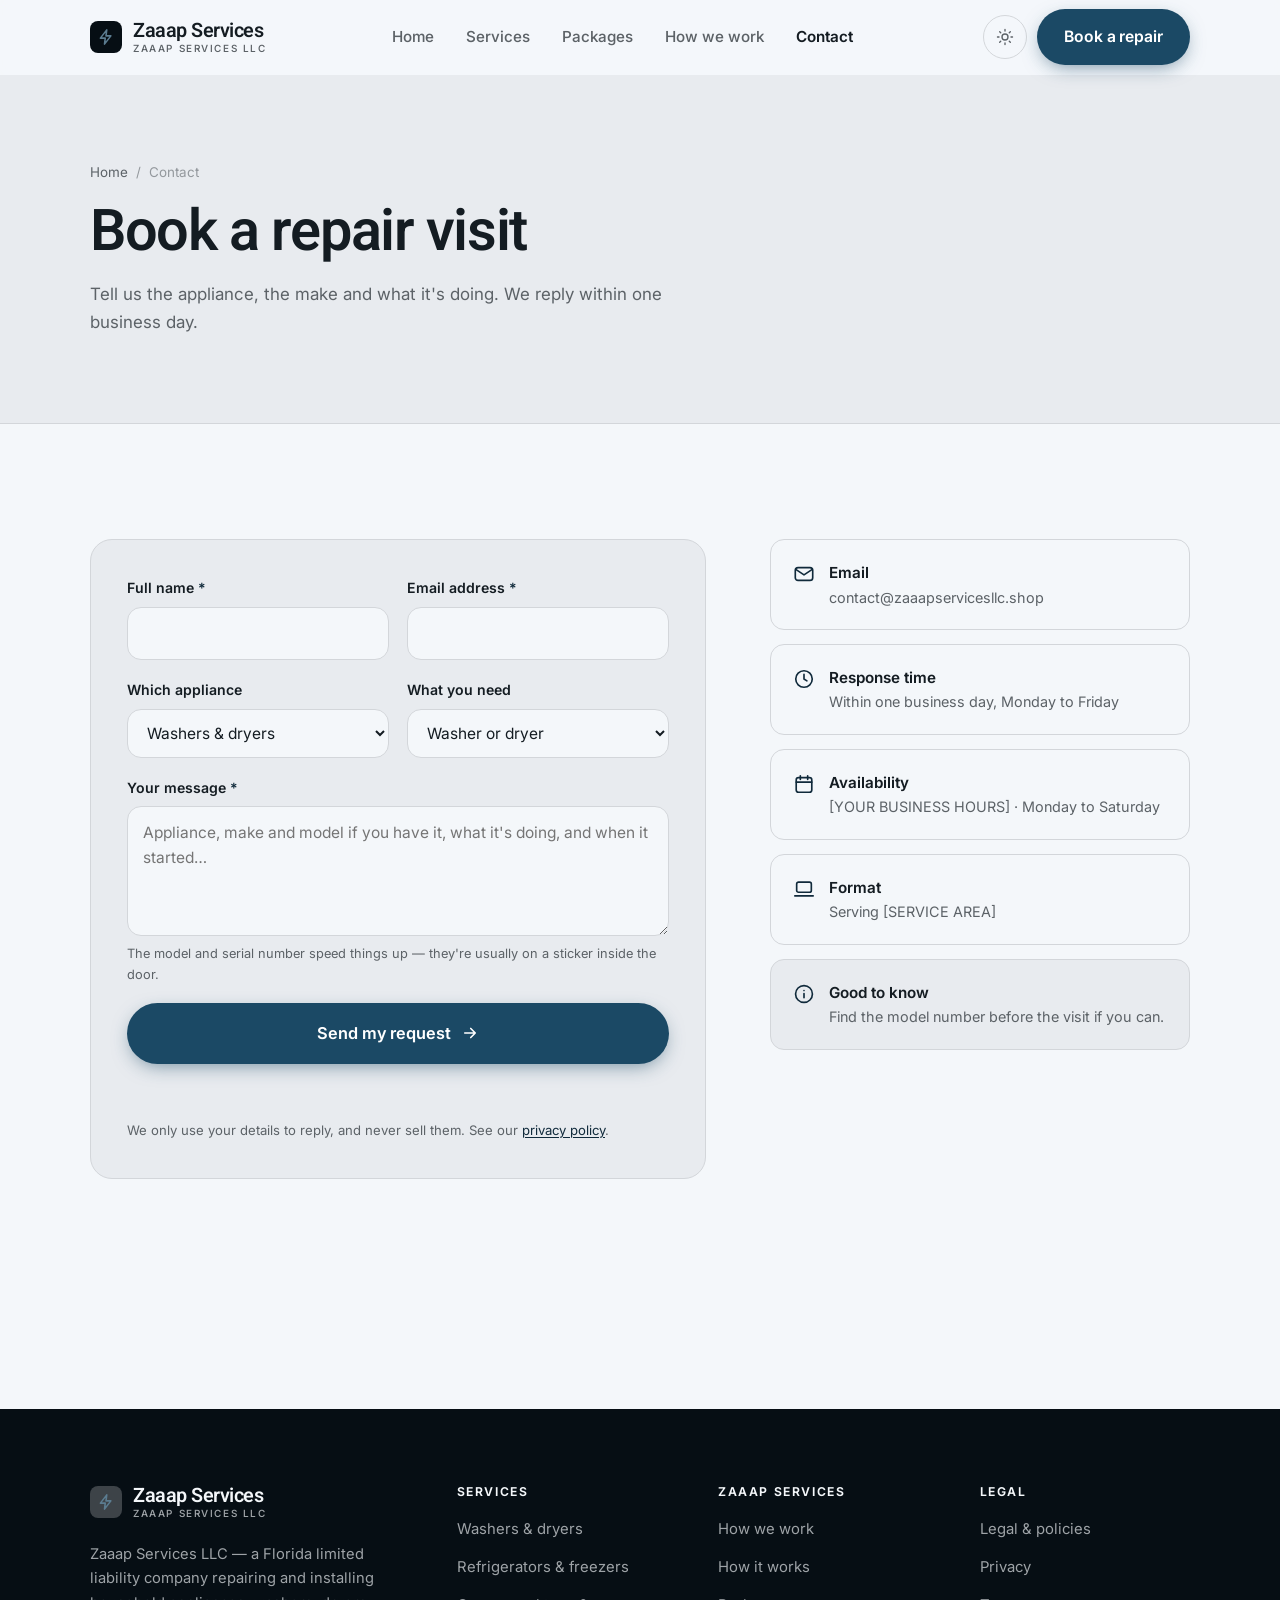
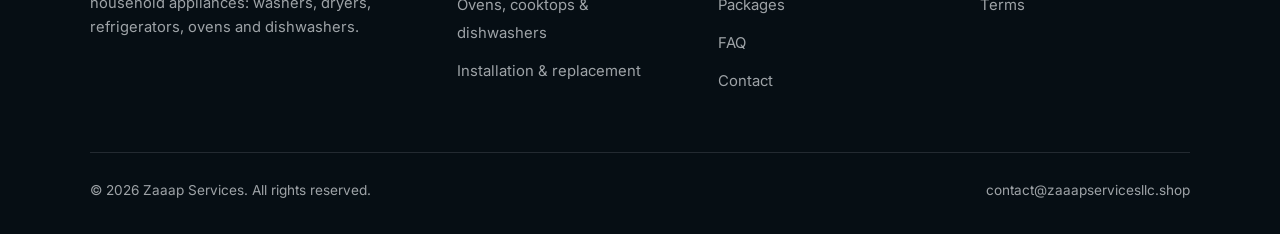
<file: contact.html>
<!DOCTYPE html>
<html lang="en" class="no-js">
<head>
<meta charset="utf-8">
<meta name="viewport" content="width=device-width, initial-scale=1">
<title>Contact — Zaaap Services</title>
<meta name="description" content="Contact Zaaap Services LLC to book an appliance repair. We reply within one business day.">
<link rel="canonical" href="https://zaaapservicesllc.shop/contact.html">

<meta property="og:type" content="website">
<meta property="og:url" content="https://zaaapservicesllc.shop/contact.html">
<meta property="og:site_name" content="Zaaap Services">
<meta property="og:locale" content="en_US">
<meta property="og:title" content="Contact — Zaaap Services">
<meta property="og:description" content="Contact Zaaap Services LLC to book an appliance repair. We reply within one business day.">
<meta name="theme-color" content="#060e14">

<link rel="icon" href="assets/img/favicon.svg" type="image/svg+xml">
<link rel="preconnect" href="https://fonts.googleapis.com">
<link rel="preconnect" href="https://fonts.gstatic.com" crossorigin>
<link rel="stylesheet" href="https://fonts.googleapis.com/css2?family=Heebo:wght@400..700&family=Inter:wght@400..700&display=swap">
<link rel="stylesheet" href="assets/css/style.css">

<!-- Thème appliqué avant le premier rendu (évite le flash) -->
<script>
document.documentElement.classList.remove('no-js');
(function(){try{var t=localStorage.getItem('site-theme');if(t){document.documentElement.setAttribute('data-theme',t);}}catch(e){}})();
</script>
</head>

<body>
<a class="skip-link" href="#main">Skip to main content</a>

<header class="site-header">
  <nav class="wrap nav" aria-label="Main navigation">
    <a class="brand" href="index.html">
      <svg class="brand__mark" viewBox="0 0 64 64" aria-hidden="true">
        <rect class="bm-bg" width="64" height="64" rx="16"/>
        <g class="bm-ic" transform="translate(14 14) scale(1.5)" fill="none" stroke-width="2.1" stroke-linecap="round" stroke-linejoin="round"><path d="M13 2.5 4.5 13.5H11l-1 8 8.5-11H12z"/></g>
      </svg>
      <span>Zaaap Services<span class="brand__sub">Zaaap Services LLC</span></span>
    </a>

    <ul class="nav__links" id="nav-links">
      <li><a href="index.html">Home</a></li>
      <li><a href="programs.html">Services</a></li>
      <li><a href="index.html#pricing">Packages</a></li>
      <li><a href="about.html">How we work</a></li>
      <li><a href="contact.html" aria-current="page">Contact</a></li>
      <li><a class="btn btn--primary" href="contact.html">Book a repair</a></li>
    </ul>

    <div class="nav__cta">
      <button class="theme-toggle" type="button" aria-label="Switch to dark theme">
        <svg class="icon-sun" viewBox="0 0 24 24" fill="none" stroke="currentColor" stroke-width="1.8" stroke-linecap="round" aria-hidden="true"><circle cx="12" cy="12" r="4"/><path d="M12 2v2m0 16v2M2 12h2m16 0h2M4.9 4.9l1.4 1.4m11.4 11.4 1.4 1.4M19.1 4.9l-1.4 1.4M6.3 17.7l-1.4 1.4"/></svg>
        <svg class="icon-moon" viewBox="0 0 24 24" fill="none" stroke="currentColor" stroke-width="1.8" stroke-linecap="round" stroke-linejoin="round" aria-hidden="true"><path d="M21 12.8A9 9 0 1 1 11.2 3a7 7 0 0 0 9.8 9.8z"/></svg>
      </button>
      <a class="btn btn--primary" href="contact.html">Book a repair</a>
      <button class="nav__toggle" type="button" aria-expanded="false" aria-controls="nav-links" aria-label="Open menu">
        <svg class="icon-open" viewBox="0 0 24 24" fill="none" stroke="currentColor" stroke-width="2" stroke-linecap="round" aria-hidden="true"><path d="M3 6h18M3 12h18M3 18h18"/></svg>
        <svg class="icon-close" viewBox="0 0 24 24" fill="none" stroke="currentColor" stroke-width="2" stroke-linecap="round" aria-hidden="true"><path d="M6 6l12 12M18 6L6 18"/></svg>
      </button>
    </div>
  </nav>
</header>

<main id="main">

<section class="page-head">
  <div class="wrap">
    <nav class="breadcrumb" aria-label="Breadcrumb">
      <a href="index.html">Home</a><span>/</span><span aria-current="page">Contact</span>
    </nav>
    <h1>Book a repair visit</h1>
    <p>Tell us the appliance, the make and what it's doing. We reply within one business day.</p>
  </div>
</section>

<section class="section wrap">
  <div class="form-layout">

    <!--
      FORM: the action attribute holds a placeholder id. Create a free form at
      https://formspree.io and replace VOTRE_ID_FORMSPREE. Until then, the button
      opens the visitor's email app with a pre-filled message to contact@zaaapservicesllc.shop.
    -->
    <form class="form" id="contact-form" action="https://formspree.io/f/VOTRE_ID_FORMSPREE" method="POST"
          data-email="contact@zaaapservicesllc.shop" data-subject="Repair booking"
          data-msg-mail="Your email app will open with the message ready to send." data-msg-sending="Sending…"
          data-msg-ok="Thanks! Your message is on its way. We reply within one business day." data-msg-err="Sending failed. Please email us directly at">
      <div class="form__row">
        <div class="field">
          <label for="nom">Full name <span class="req" aria-hidden="true">*</span></label>
          <input type="text" id="nom" name="nom" autocomplete="name" required>
        </div>
        <div class="field">
          <label for="email">Email address <span class="req" aria-hidden="true">*</span></label>
          <input type="email" id="email" name="email" autocomplete="email" required>
        </div>
      </div>

      <div class="form__row">
        <div class="field">
          <label for="programme">Which appliance</label>
          <select id="programme" name="programme">
            <option>Washers &amp; dryers</option>
            <option>Refrigerators &amp; freezers</option>
            <option>Ovens, cooktops &amp; dishwashers</option>
            <option>Installation &amp; replacement</option>
            <option>Not sure yet</option>
          </select>
        </div>
        <div class="field">
          <label for="niveau">What you need</label>
          <select id="niveau" name="niveau">
            <option>Washer or dryer</option>
            <option>Refrigerator or freezer</option>
            <option>Oven or cooktop</option>
            <option>Installation</option>
          </select>
        </div>
      </div>

      <div class="field">
        <label for="message">Your message <span class="req" aria-hidden="true">*</span></label>
        <textarea id="message" name="message" required placeholder="Appliance, make and model if you have it, what it's doing, and when it started…"></textarea>
        <span class="field__hint">The model and serial number speed things up — they're usually on a sticker inside the door.</span>
      </div>

      <!-- Bot trap: hidden from humans -->
      <div class="visually-hidden" aria-hidden="true">
        <label for="site-web">Leave this field empty</label>
        <input type="text" id="site-web" name="_gotcha" tabindex="-1" autocomplete="off">
      </div>

      <button class="btn btn--primary btn--lg" type="submit">Send my request <svg viewBox="0 0 24 24" fill="none" stroke="currentColor" stroke-width="2.2" stroke-linecap="round" stroke-linejoin="round" aria-hidden="true"><path d="M5 12h14M13 6l6 6-6 6"/></svg></button>

      <p id="form-status" class="form__status" role="status" aria-live="polite"></p>

      <p class="form__note">
        We only use your details to reply, and never sell them. See our <a href="legal.html#privacy">privacy policy</a>.
      </p>
    </form>

    <aside class="contact-aside">
      <div class="contact-card">
        <svg viewBox="0 0 24 24" fill="none" stroke="currentColor" stroke-width="1.8" stroke-linecap="round" stroke-linejoin="round" aria-hidden="true"><rect x="2.5" y="5" width="19" height="14" rx="3"/><path d="M3 7l9 6 9-6"/></svg>
        <div><b>Email</b><a href="mailto:contact@zaaapservicesllc.shop">contact@zaaapservicesllc.shop</a></div>
      </div>
      <div class="contact-card">
        <svg viewBox="0 0 24 24" fill="none" stroke="currentColor" stroke-width="1.8" stroke-linecap="round" stroke-linejoin="round" aria-hidden="true"><circle cx="12" cy="12" r="9"/><path d="M12 7v5l3.2 2"/></svg>
        <div><b>Response time</b><span>Within one business day, Monday to Friday</span></div>
      </div>
      <div class="contact-card">
        <svg viewBox="0 0 24 24" fill="none" stroke="currentColor" stroke-width="1.8" stroke-linecap="round" stroke-linejoin="round" aria-hidden="true"><rect x="3.5" y="5" width="17" height="16" rx="2.5"/><path d="M8 3v4M16 3v4M3.5 10h17"/></svg>
        <div><b>Availability</b><span>[YOUR BUSINESS HOURS] · Monday to Saturday</span></div>
      </div>
      <div class="contact-card">
        <svg viewBox="0 0 24 24" fill="none" stroke="currentColor" stroke-width="1.8" stroke-linecap="round" stroke-linejoin="round" aria-hidden="true"><rect x="4" y="4.5" width="16" height="11" rx="2"/><path d="M2 19.5h20"/></svg>
        <div><b>Format</b><span>Serving [SERVICE AREA]</span></div>
      </div>
      <div class="contact-card contact-card--soft">
        <svg viewBox="0 0 24 24" fill="none" stroke="currentColor" stroke-width="1.8" stroke-linecap="round" stroke-linejoin="round" aria-hidden="true"><circle cx="12" cy="12" r="9.2"/><path d="M12 16v-4.5M12 8.2v.1"/></svg>
        <div><b>Good to know</b><span>Find the model number before the visit if you can.</span></div>
      </div>
    </aside>

  </div>
</section>

</main>

<footer class="site-footer">
  <div class="wrap">
    <div class="footer__grid">
      <div class="footer__brand">
        <a class="brand" href="index.html">
          <svg class="brand__mark" viewBox="0 0 64 64" aria-hidden="true">
        <rect class="bm-bg" width="64" height="64" rx="16"/>
        <g class="bm-ic" transform="translate(14 14) scale(1.5)" fill="none" stroke-width="2.1" stroke-linecap="round" stroke-linejoin="round"><path d="M13 2.5 4.5 13.5H11l-1 8 8.5-11H12z"/></g>
      </svg>
          <span>Zaaap Services<span class="brand__sub">Zaaap Services LLC</span></span>
        </a>
        <p>Zaaap Services LLC — a Florida limited liability company repairing and installing household appliances: washers, dryers, refrigerators, ovens and dishwashers.</p>
      </div>

      <div class="footer__col">
        <h4>Services</h4>
        <ul>
          <li><a href="programs.html#laundry">Washers &amp; dryers</a></li>
          <li><a href="programs.html#cooling">Refrigerators &amp; freezers</a></li>
          <li><a href="programs.html#cooking">Ovens, cooktops &amp; dishwashers</a></li>
          <li><a href="programs.html#installation">Installation &amp; replacement</a></li>
        </ul>
      </div>

      <div class="footer__col">
        <h4>Zaaap Services</h4>
        <ul>
          <li><a href="about.html">How we work</a></li>
          <li><a href="index.html#how-it-works">How it works</a></li>
          <li><a href="index.html#pricing">Packages</a></li>
          <li><a href="index.html#faq">FAQ</a></li>
          <li><a href="contact.html">Contact</a></li>
        </ul>
      </div>

      <div class="footer__col">
        <h4>Legal</h4>
        <ul>
          <li><a href="legal.html">Legal &amp; policies</a></li>
          <li><a href="legal.html#privacy">Privacy</a></li>
          <li><a href="legal.html#terms">Terms</a></li>
        </ul>
      </div>
    </div>

    <div class="footer__bottom">
      <p>© <span data-year>2026</span> Zaaap Services. All rights reserved.</p>
      <p><a href="mailto:contact@zaaapservicesllc.shop">contact@zaaapservicesllc.shop</a></p>
    </div>
  </div>
</footer>

<script src="assets/js/main.js" defer></script>
</body>
</html>
</file>
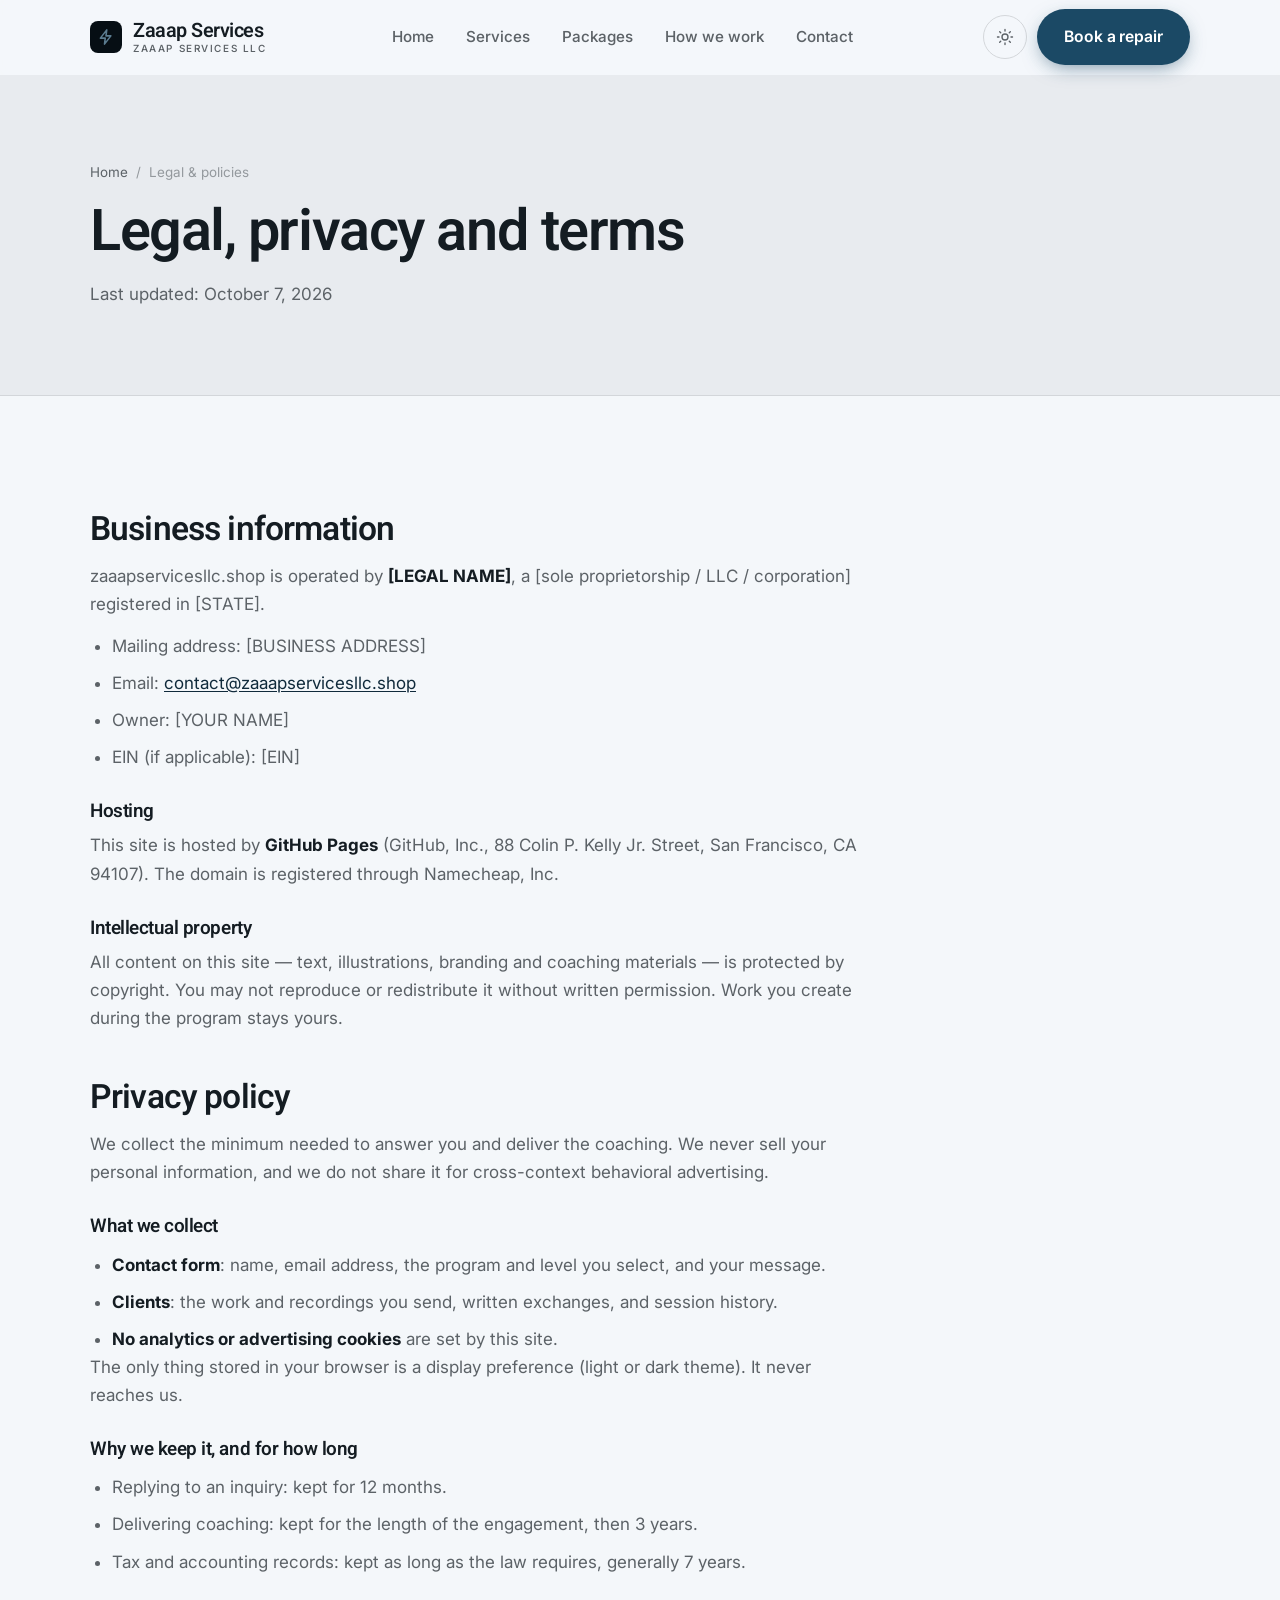
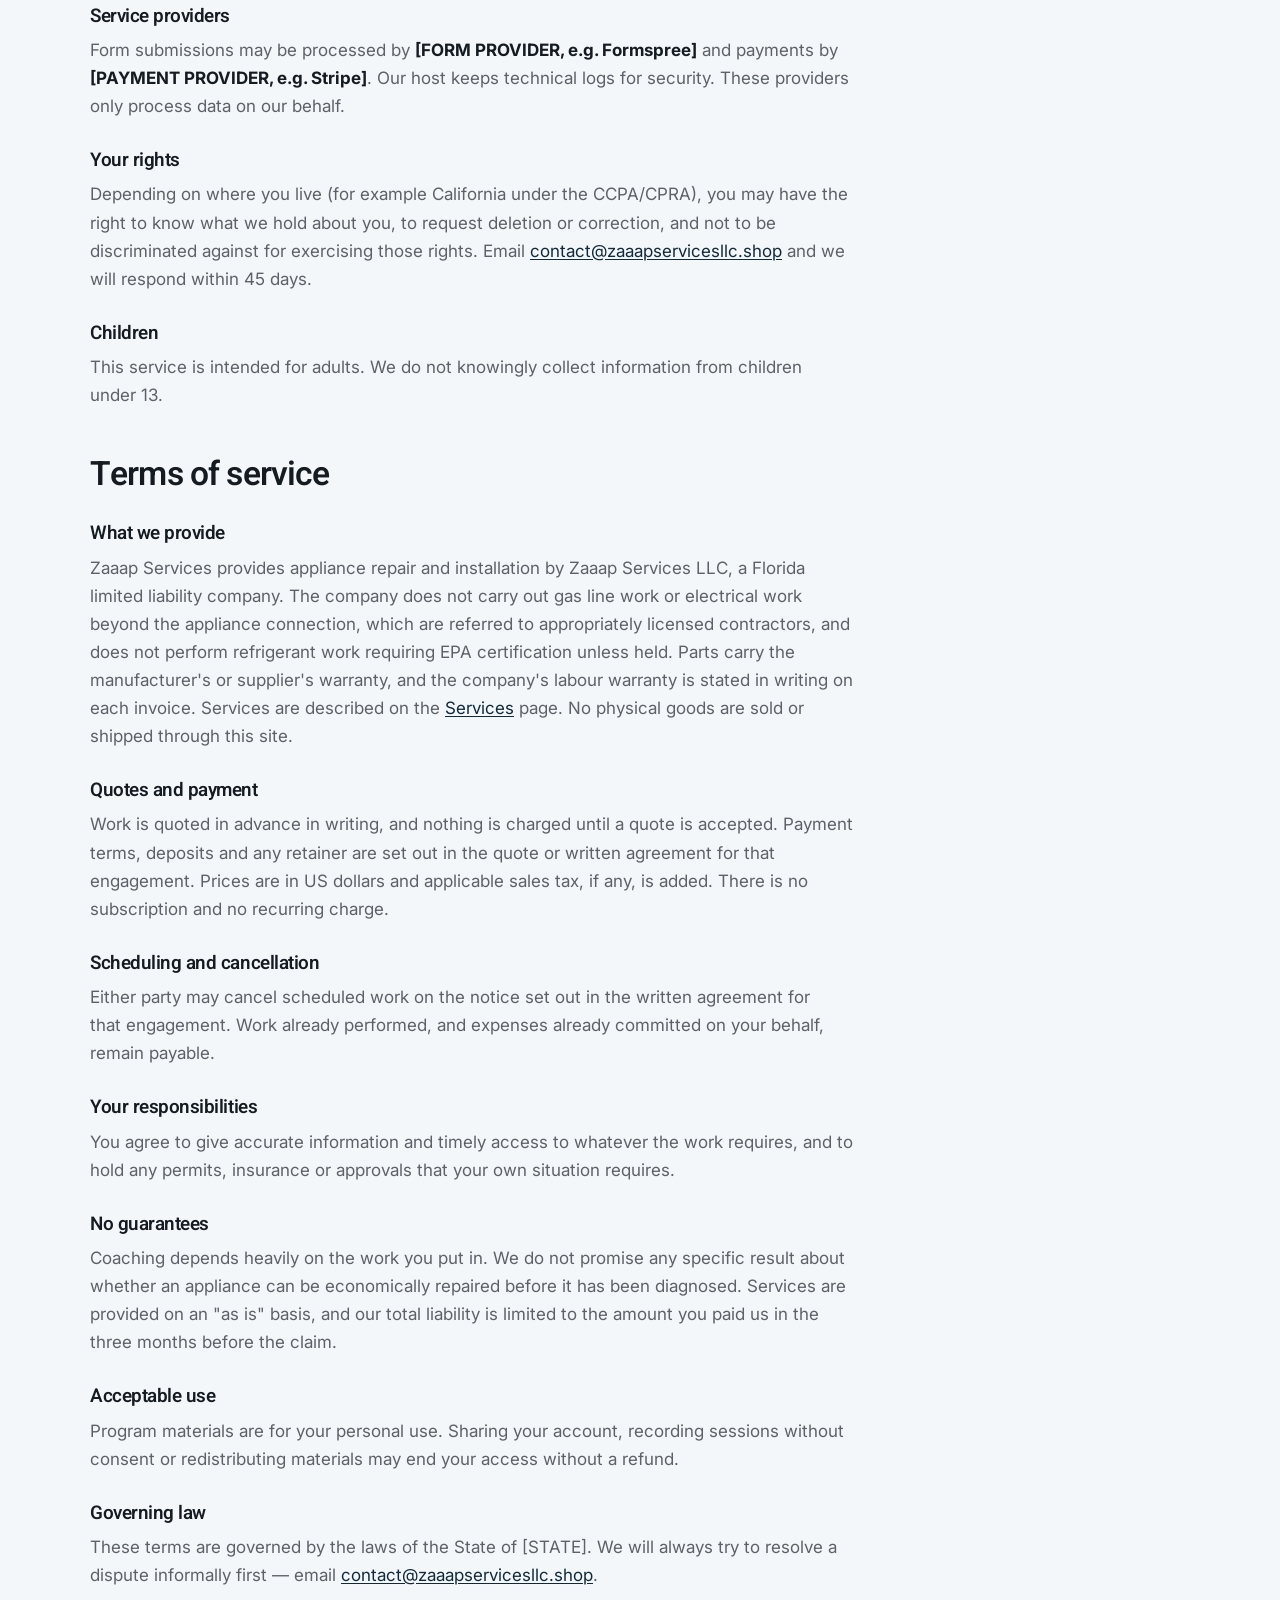
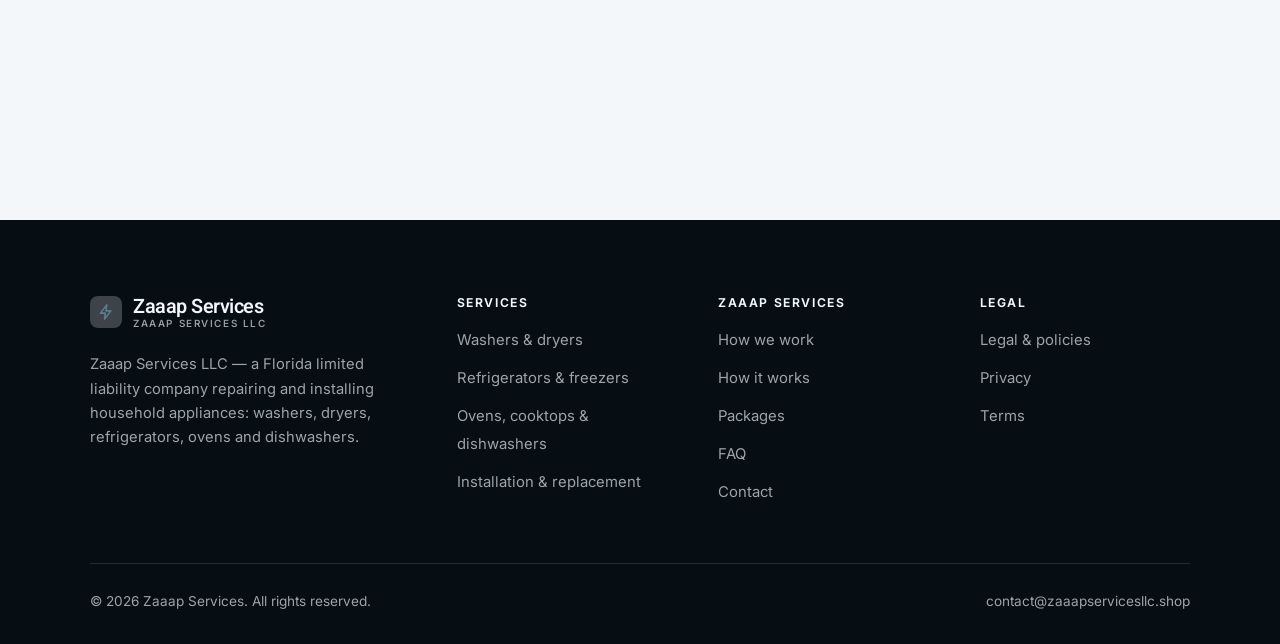
<file: legal.html>
<!DOCTYPE html>
<html lang="en" class="no-js">
<head>
<meta charset="utf-8">
<meta name="viewport" content="width=device-width, initial-scale=1">
<title>Legal, privacy and terms — Zaaap Services</title>
<meta name="description" content="Business information, privacy policy and terms of service for Zaaap Services.">
<meta name="robots" content="noindex">

<meta property="og:type" content="website">
<meta property="og:url" content="https://zaaapservicesllc.shop/legal.html">
<meta property="og:site_name" content="Zaaap Services">
<meta property="og:locale" content="en_US">
<meta property="og:title" content="Legal, privacy and terms — Zaaap Services">
<meta property="og:description" content="Business information, privacy policy and terms of service for Zaaap Services.">
<meta name="theme-color" content="#060e14">

<link rel="icon" href="assets/img/favicon.svg" type="image/svg+xml">
<link rel="preconnect" href="https://fonts.googleapis.com">
<link rel="preconnect" href="https://fonts.gstatic.com" crossorigin>
<link rel="stylesheet" href="https://fonts.googleapis.com/css2?family=Heebo:wght@400..700&family=Inter:wght@400..700&display=swap">
<link rel="stylesheet" href="assets/css/style.css">

<!-- Thème appliqué avant le premier rendu (évite le flash) -->
<script>
document.documentElement.classList.remove('no-js');
(function(){try{var t=localStorage.getItem('site-theme');if(t){document.documentElement.setAttribute('data-theme',t);}}catch(e){}})();
</script>
</head>

<body>
<a class="skip-link" href="#main">Skip to main content</a>

<header class="site-header">
  <nav class="wrap nav" aria-label="Main navigation">
    <a class="brand" href="index.html">
      <svg class="brand__mark" viewBox="0 0 64 64" aria-hidden="true">
        <rect class="bm-bg" width="64" height="64" rx="16"/>
        <g class="bm-ic" transform="translate(14 14) scale(1.5)" fill="none" stroke-width="2.1" stroke-linecap="round" stroke-linejoin="round"><path d="M13 2.5 4.5 13.5H11l-1 8 8.5-11H12z"/></g>
      </svg>
      <span>Zaaap Services<span class="brand__sub">Zaaap Services LLC</span></span>
    </a>

    <ul class="nav__links" id="nav-links">
      <li><a href="index.html">Home</a></li>
      <li><a href="programs.html">Services</a></li>
      <li><a href="index.html#pricing">Packages</a></li>
      <li><a href="about.html">How we work</a></li>
      <li><a href="contact.html">Contact</a></li>
      <li><a class="btn btn--primary" href="contact.html">Book a repair</a></li>
    </ul>

    <div class="nav__cta">
      <button class="theme-toggle" type="button" aria-label="Switch to dark theme">
        <svg class="icon-sun" viewBox="0 0 24 24" fill="none" stroke="currentColor" stroke-width="1.8" stroke-linecap="round" aria-hidden="true"><circle cx="12" cy="12" r="4"/><path d="M12 2v2m0 16v2M2 12h2m16 0h2M4.9 4.9l1.4 1.4m11.4 11.4 1.4 1.4M19.1 4.9l-1.4 1.4M6.3 17.7l-1.4 1.4"/></svg>
        <svg class="icon-moon" viewBox="0 0 24 24" fill="none" stroke="currentColor" stroke-width="1.8" stroke-linecap="round" stroke-linejoin="round" aria-hidden="true"><path d="M21 12.8A9 9 0 1 1 11.2 3a7 7 0 0 0 9.8 9.8z"/></svg>
      </button>
      <a class="btn btn--primary" href="contact.html">Book a repair</a>
      <button class="nav__toggle" type="button" aria-expanded="false" aria-controls="nav-links" aria-label="Open menu">
        <svg class="icon-open" viewBox="0 0 24 24" fill="none" stroke="currentColor" stroke-width="2" stroke-linecap="round" aria-hidden="true"><path d="M3 6h18M3 12h18M3 18h18"/></svg>
        <svg class="icon-close" viewBox="0 0 24 24" fill="none" stroke="currentColor" stroke-width="2" stroke-linecap="round" aria-hidden="true"><path d="M6 6l12 12M18 6L6 18"/></svg>
      </button>
    </div>
  </nav>
</header>

<main id="main">

<section class="page-head">
  <div class="wrap">
    <nav class="breadcrumb" aria-label="Breadcrumb">
      <a href="index.html">Home</a><span>/</span><span aria-current="page">Legal &amp; policies</span>
    </nav>
    <h1>Legal, privacy and terms</h1>
    <p>Last updated: <time datetime="2026-10-07">October 7, 2026</time></p>
  </div>
</section>

<section class="section wrap">
  <div class="prose">

    <!--
      TO DO: this is a skeleton, not legal advice. Replace every [BRACKET] with
      your real details before selling, and have a lawyer review it if you can.
      Consumer protection rules differ by state.
    -->

    <h2 id="business">Business information</h2>
    <p>
      zaaapservicesllc.shop is operated by <strong>[LEGAL NAME]</strong>, a [sole proprietorship / LLC / corporation]
      registered in [STATE].
    </p>
    <ul>
      <li>Mailing address: [BUSINESS ADDRESS]</li>
      <li>Email: <a href="mailto:contact@zaaapservicesllc.shop">contact@zaaapservicesllc.shop</a></li>
      <li>Owner: [YOUR NAME]</li>
      <li>EIN (if applicable): [EIN]</li>
    </ul>

    <h3>Hosting</h3>
    <p>
      This site is hosted by <strong>GitHub Pages</strong> (GitHub, Inc., 88 Colin P. Kelly Jr. Street,
      San Francisco, CA 94107). The domain is registered through Namecheap, Inc.
    </p>

    <h3>Intellectual property</h3>
    <p>
      All content on this site — text, illustrations, branding and coaching materials — is protected by
      copyright. You may not reproduce or redistribute it without written permission. Work you create during
      the program stays yours.
    </p>

    <h2 id="privacy">Privacy policy</h2>
    <p>
      We collect the minimum needed to answer you and deliver the coaching. We never sell your personal
      information, and we do not share it for cross-context behavioral advertising.
    </p>
    <h3>What we collect</h3>
    <ul>
      <li><strong>Contact form</strong>: name, email address, the program and level you select, and your message.</li>
      <li><strong>Clients</strong>: the work and recordings you send, written exchanges, and session history.</li>
      <li><strong>No analytics or advertising cookies</strong> are set by this site.</li>
    </ul>
    <p>
      The only thing stored in your browser is a display preference (light or dark theme). It never reaches us.
    </p>
    <h3>Why we keep it, and for how long</h3>
    <ul>
      <li>Replying to an inquiry: kept for 12 months.</li>
      <li>Delivering coaching: kept for the length of the engagement, then 3 years.</li>
      <li>Tax and accounting records: kept as long as the law requires, generally 7 years.</li>
    </ul>
    <h3>Service providers</h3>
    <p>
      Form submissions may be processed by <strong>[FORM PROVIDER, e.g. Formspree]</strong> and payments by
      <strong>[PAYMENT PROVIDER, e.g. Stripe]</strong>. Our host keeps technical logs for security. These
      providers only process data on our behalf.
    </p>
    <h3>Your rights</h3>
    <p>
      Depending on where you live (for example California under the CCPA/CPRA), you may have the right to
      know what we hold about you, to request deletion or correction, and not to be discriminated against for
      exercising those rights. Email <a href="mailto:contact@zaaapservicesllc.shop">contact@zaaapservicesllc.shop</a> and we will respond within 45 days.
    </p>
    <h3>Children</h3>
    <p>
      This service is intended for adults. We do not knowingly collect information from children under 13.
    </p>

    <h2 id="terms">Terms of service</h2>
    <h3>What we provide</h3>
    <p>
      Zaaap Services provides appliance repair and installation by Zaaap Services LLC, a Florida limited liability company. The company does not carry out gas line work or electrical work beyond the appliance connection, which are referred to appropriately licensed contractors, and does not perform refrigerant work requiring EPA certification unless held. Parts carry the manufacturer's or supplier's warranty, and the company's labour warranty is stated in writing on each invoice. Services are described on the
      <a href="programs.html">Services</a> page. No physical goods are sold or shipped through this site.
    </p>
    <h3>Quotes and payment</h3>
    <p>
      Work is quoted in advance in writing, and nothing is charged until a quote is accepted. Payment terms,
      deposits and any retainer are set out in the quote or written agreement for that engagement. Prices are in
      US dollars and applicable sales tax, if any, is added. There is no subscription and no recurring charge.
    </p>
    <h3>Scheduling and cancellation</h3>
    <p>
      Either party may cancel scheduled work on the notice set out in the written agreement for that engagement.
      Work already performed, and expenses already committed on your behalf, remain payable.
    </p>
    <h3>Your responsibilities</h3>
    <p>
      You agree to give accurate information and timely access to whatever the work requires, and to hold any
      permits, insurance or approvals that your own situation requires.
    </p>

    <h3>No guarantees</h3>
    <p>
      Coaching depends heavily on the work you put in. We do not promise any specific result
      about whether an appliance can be economically repaired before it has been diagnosed. Services are provided on an "as is" basis, and our total
      liability is limited to the amount you paid us in the three months before the claim.
    </p>
    <h3>Acceptable use</h3>
    <p>
      Program materials are for your personal use. Sharing your account, recording sessions without consent
      or redistributing materials may end your access without a refund.
    </p>
    <h3>Governing law</h3>
    <p>
      These terms are governed by the laws of the State of [STATE]. We will always try to resolve a dispute
      informally first — email <a href="mailto:contact@zaaapservicesllc.shop">contact@zaaapservicesllc.shop</a>.
    </p>

  </div>
</section>

</main>

<footer class="site-footer">
  <div class="wrap">
    <div class="footer__grid">
      <div class="footer__brand">
        <a class="brand" href="index.html">
          <svg class="brand__mark" viewBox="0 0 64 64" aria-hidden="true">
        <rect class="bm-bg" width="64" height="64" rx="16"/>
        <g class="bm-ic" transform="translate(14 14) scale(1.5)" fill="none" stroke-width="2.1" stroke-linecap="round" stroke-linejoin="round"><path d="M13 2.5 4.5 13.5H11l-1 8 8.5-11H12z"/></g>
      </svg>
          <span>Zaaap Services<span class="brand__sub">Zaaap Services LLC</span></span>
        </a>
        <p>Zaaap Services LLC — a Florida limited liability company repairing and installing household appliances: washers, dryers, refrigerators, ovens and dishwashers.</p>
      </div>

      <div class="footer__col">
        <h4>Services</h4>
        <ul>
          <li><a href="programs.html#laundry">Washers &amp; dryers</a></li>
          <li><a href="programs.html#cooling">Refrigerators &amp; freezers</a></li>
          <li><a href="programs.html#cooking">Ovens, cooktops &amp; dishwashers</a></li>
          <li><a href="programs.html#installation">Installation &amp; replacement</a></li>
        </ul>
      </div>

      <div class="footer__col">
        <h4>Zaaap Services</h4>
        <ul>
          <li><a href="about.html">How we work</a></li>
          <li><a href="index.html#how-it-works">How it works</a></li>
          <li><a href="index.html#pricing">Packages</a></li>
          <li><a href="index.html#faq">FAQ</a></li>
          <li><a href="contact.html">Contact</a></li>
        </ul>
      </div>

      <div class="footer__col">
        <h4>Legal</h4>
        <ul>
          <li><a href="legal.html">Legal &amp; policies</a></li>
          <li><a href="legal.html#privacy">Privacy</a></li>
          <li><a href="legal.html#terms">Terms</a></li>
        </ul>
      </div>
    </div>

    <div class="footer__bottom">
      <p>© <span data-year>2026</span> Zaaap Services. All rights reserved.</p>
      <p><a href="mailto:contact@zaaapservicesllc.shop">contact@zaaapservicesllc.shop</a></p>
    </div>
  </div>
</footer>

<script src="assets/js/main.js" defer></script>
</body>
</html>
</file>
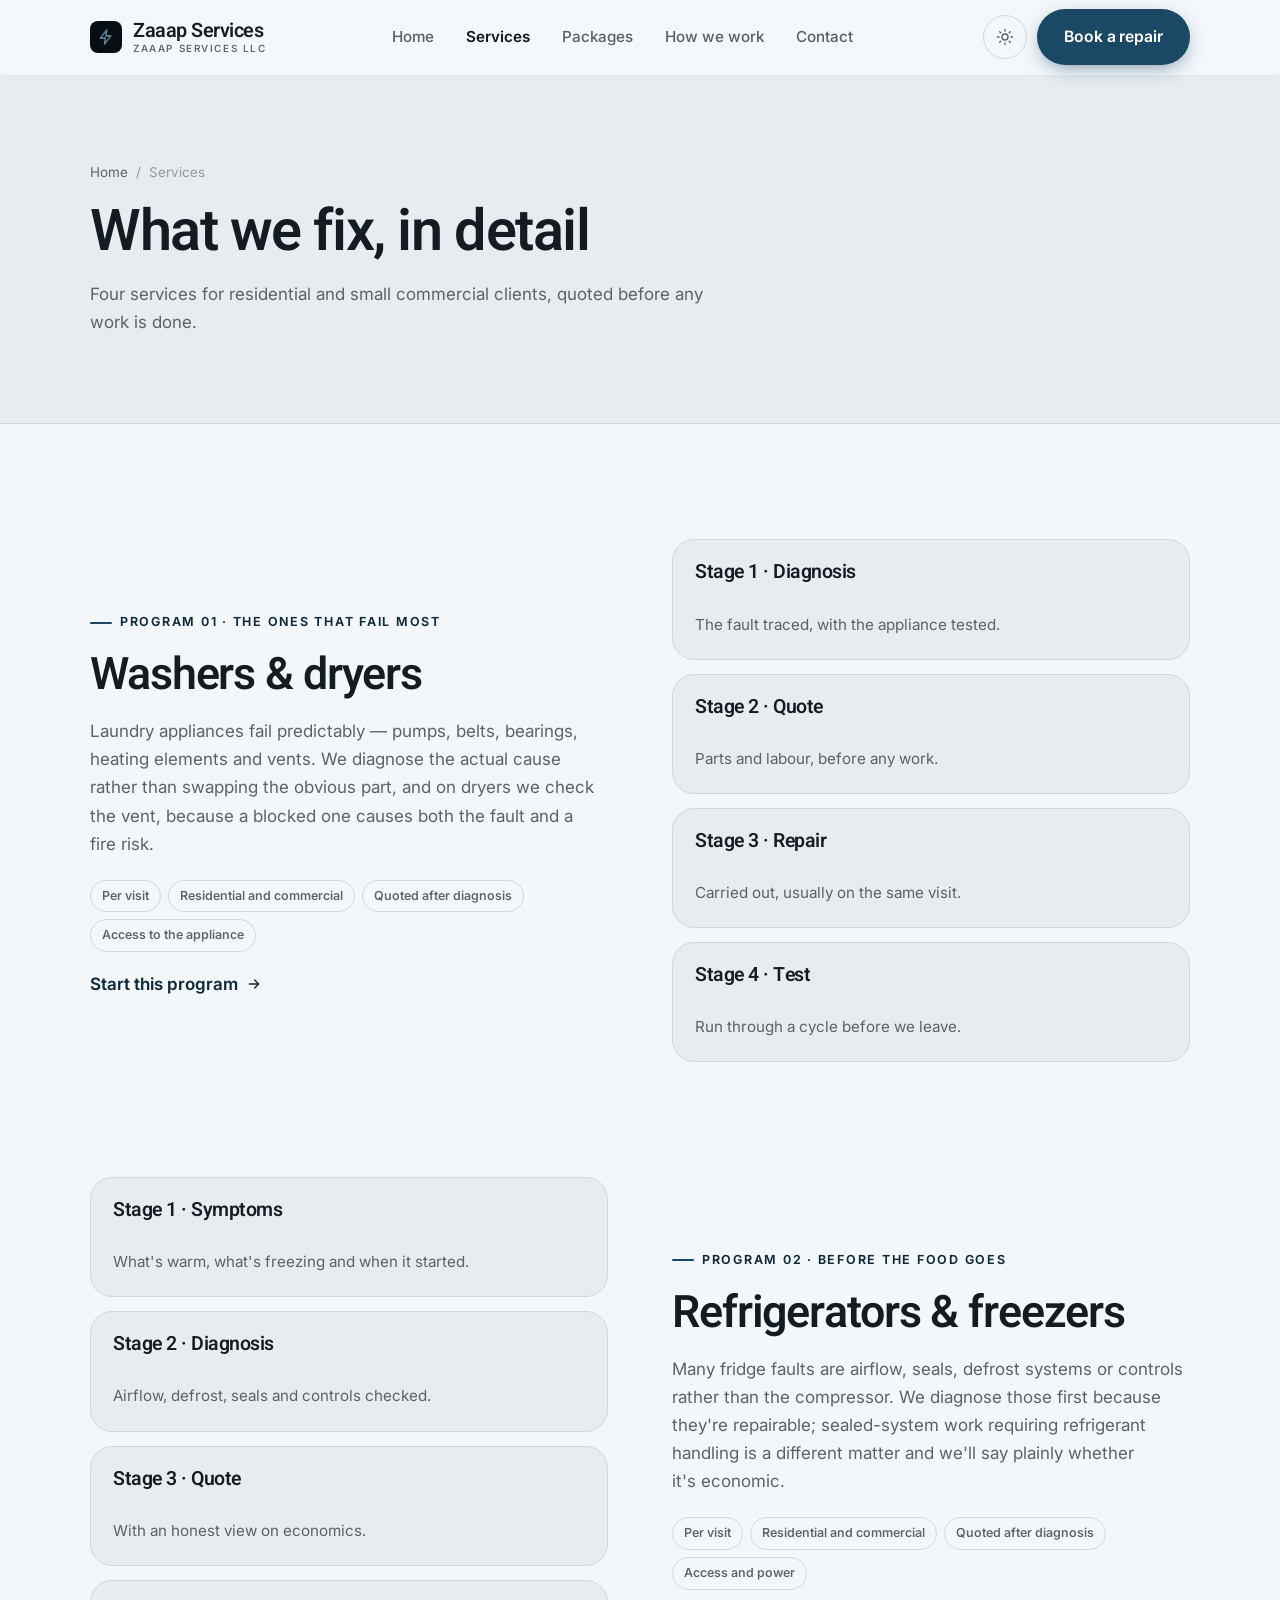
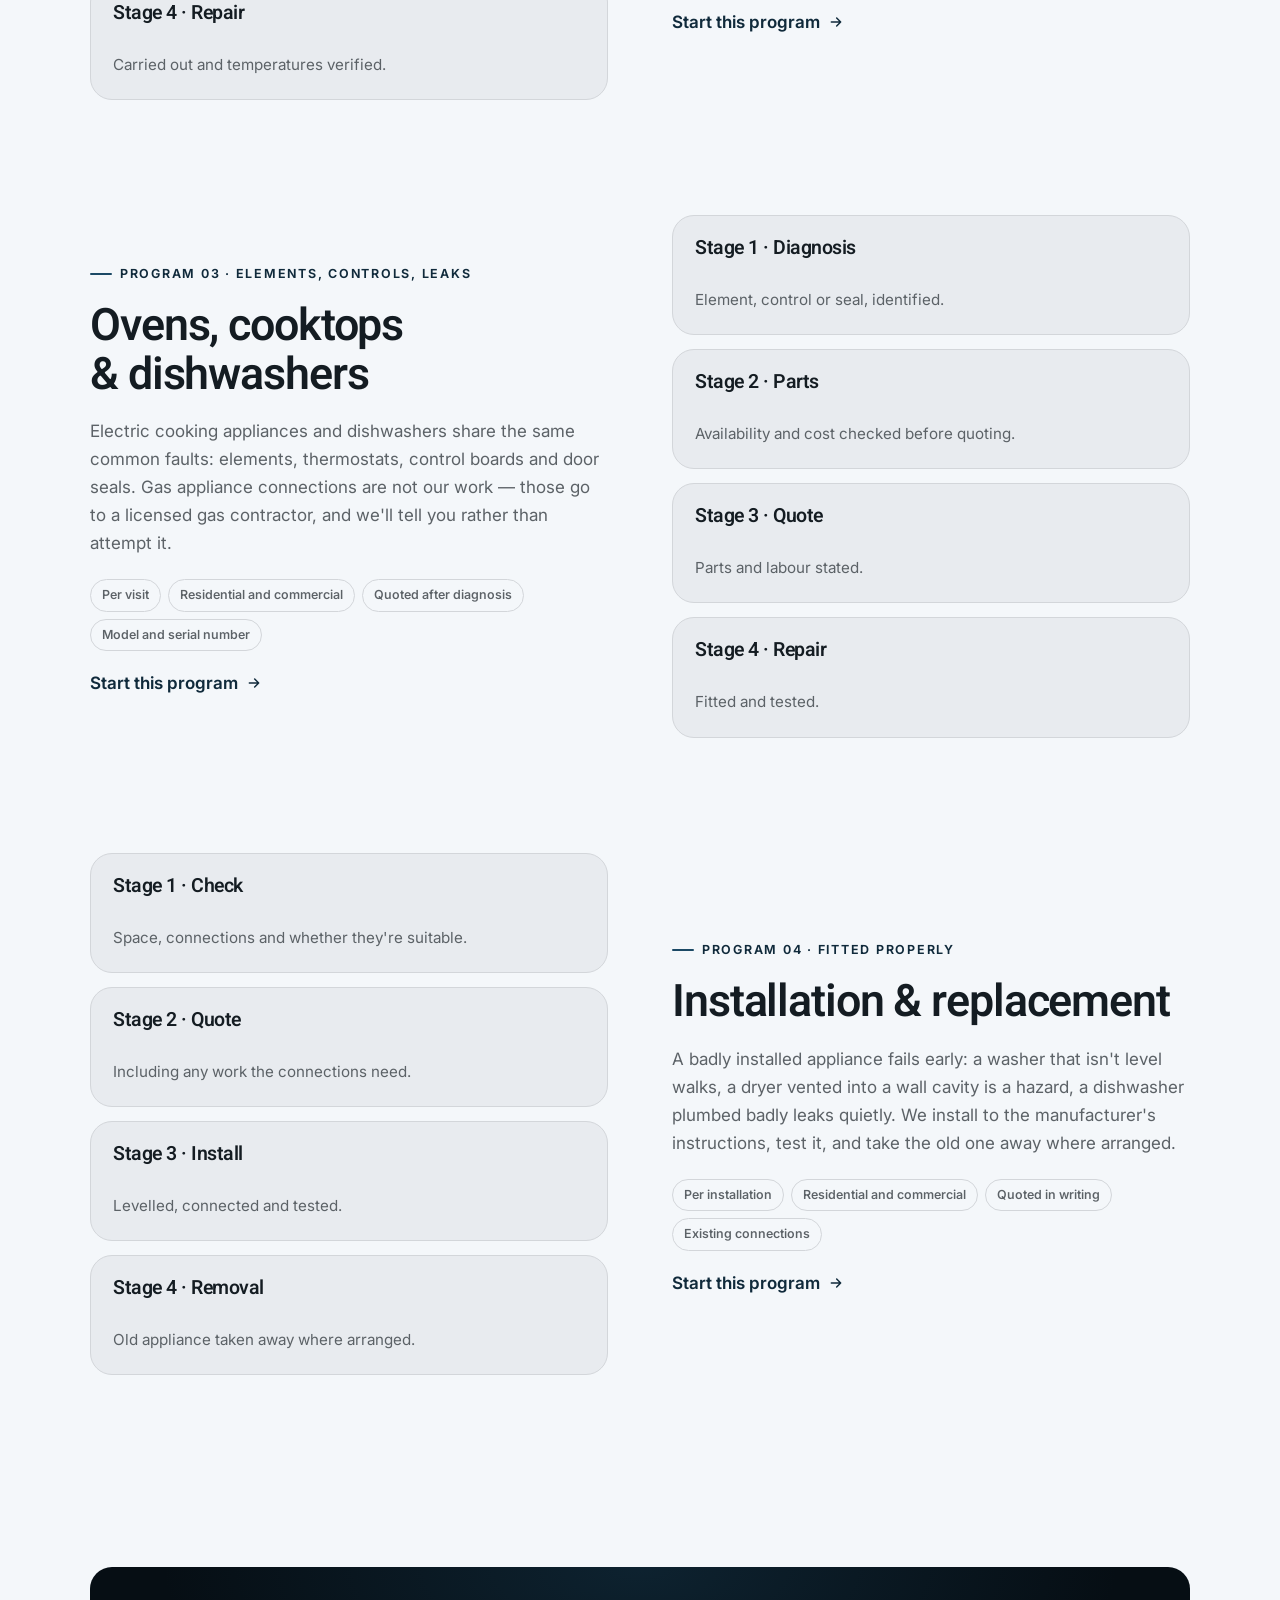
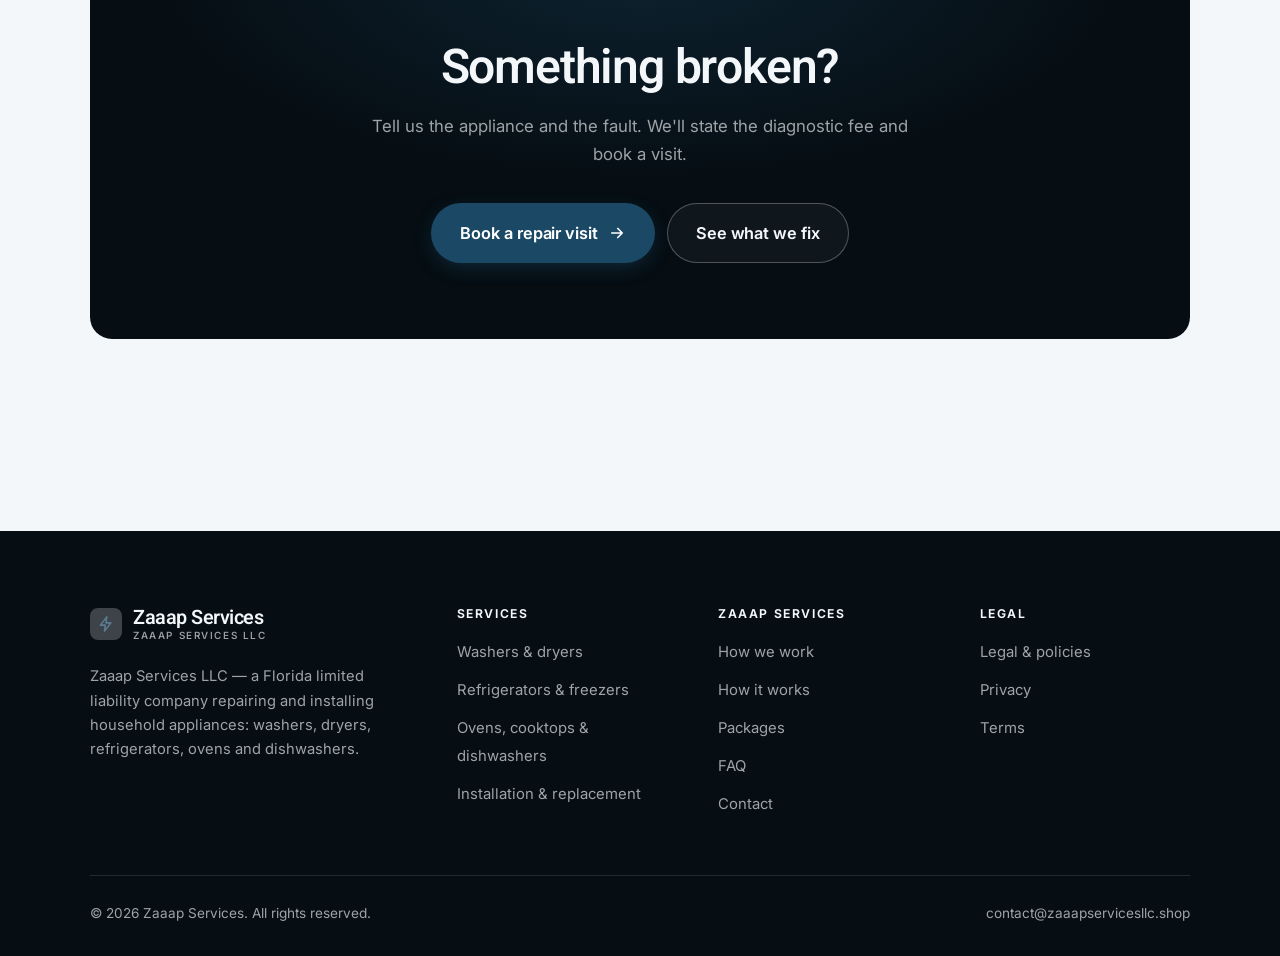
<file: programs.html>
<!DOCTYPE html>
<html lang="en" class="no-js">
<head>
<meta charset="utf-8">
<meta name="viewport" content="width=device-width, initial-scale=1">
<title>Services — Zaaap Services</title>
<meta name="description" content="Services of Zaaap Services LLC: washers and dryers, refrigerators and freezers, ovens, cooktops and dishwashers, installation and replacement.">
<link rel="canonical" href="https://zaaapservicesllc.shop/programs.html">

<meta property="og:type" content="website">
<meta property="og:url" content="https://zaaapservicesllc.shop/programs.html">
<meta property="og:site_name" content="Zaaap Services">
<meta property="og:locale" content="en_US">
<meta property="og:title" content="Services — Zaaap Services">
<meta property="og:description" content="Services of Zaaap Services LLC: washers and dryers, refrigerators and freezers, ovens, cooktops and dishwashers, installation and replacement.">
<meta name="theme-color" content="#060e14">

<link rel="icon" href="assets/img/favicon.svg" type="image/svg+xml">
<link rel="preconnect" href="https://fonts.googleapis.com">
<link rel="preconnect" href="https://fonts.gstatic.com" crossorigin>
<link rel="stylesheet" href="https://fonts.googleapis.com/css2?family=Heebo:wght@400..700&family=Inter:wght@400..700&display=swap">
<link rel="stylesheet" href="assets/css/style.css">

<!-- Thème appliqué avant le premier rendu (évite le flash) -->
<script>
document.documentElement.classList.remove('no-js');
(function(){try{var t=localStorage.getItem('site-theme');if(t){document.documentElement.setAttribute('data-theme',t);}}catch(e){}})();
</script>
</head>

<body>
<a class="skip-link" href="#main">Skip to main content</a>

<header class="site-header">
  <nav class="wrap nav" aria-label="Main navigation">
    <a class="brand" href="index.html">
      <svg class="brand__mark" viewBox="0 0 64 64" aria-hidden="true">
        <rect class="bm-bg" width="64" height="64" rx="16"/>
        <g class="bm-ic" transform="translate(14 14) scale(1.5)" fill="none" stroke-width="2.1" stroke-linecap="round" stroke-linejoin="round"><path d="M13 2.5 4.5 13.5H11l-1 8 8.5-11H12z"/></g>
      </svg>
      <span>Zaaap Services<span class="brand__sub">Zaaap Services LLC</span></span>
    </a>

    <ul class="nav__links" id="nav-links">
      <li><a href="index.html">Home</a></li>
      <li><a href="programs.html" aria-current="page">Services</a></li>
      <li><a href="index.html#pricing">Packages</a></li>
      <li><a href="about.html">How we work</a></li>
      <li><a href="contact.html">Contact</a></li>
      <li><a class="btn btn--primary" href="contact.html">Book a repair</a></li>
    </ul>

    <div class="nav__cta">
      <button class="theme-toggle" type="button" aria-label="Switch to dark theme">
        <svg class="icon-sun" viewBox="0 0 24 24" fill="none" stroke="currentColor" stroke-width="1.8" stroke-linecap="round" aria-hidden="true"><circle cx="12" cy="12" r="4"/><path d="M12 2v2m0 16v2M2 12h2m16 0h2M4.9 4.9l1.4 1.4m11.4 11.4 1.4 1.4M19.1 4.9l-1.4 1.4M6.3 17.7l-1.4 1.4"/></svg>
        <svg class="icon-moon" viewBox="0 0 24 24" fill="none" stroke="currentColor" stroke-width="1.8" stroke-linecap="round" stroke-linejoin="round" aria-hidden="true"><path d="M21 12.8A9 9 0 1 1 11.2 3a7 7 0 0 0 9.8 9.8z"/></svg>
      </button>
      <a class="btn btn--primary" href="contact.html">Book a repair</a>
      <button class="nav__toggle" type="button" aria-expanded="false" aria-controls="nav-links" aria-label="Open menu">
        <svg class="icon-open" viewBox="0 0 24 24" fill="none" stroke="currentColor" stroke-width="2" stroke-linecap="round" aria-hidden="true"><path d="M3 6h18M3 12h18M3 18h18"/></svg>
        <svg class="icon-close" viewBox="0 0 24 24" fill="none" stroke="currentColor" stroke-width="2" stroke-linecap="round" aria-hidden="true"><path d="M6 6l12 12M18 6L6 18"/></svg>
      </button>
    </div>
  </nav>
</header>

<main id="main">

<section class="page-head">
  <div class="wrap">
    <nav class="breadcrumb" aria-label="Breadcrumb">
      <a href="index.html">Home</a><span>/</span><span aria-current="page">Services</span>
    </nav>
    <h1>What we fix, in detail</h1>
    <p>Four services for residential and small commercial clients, quoted before any work is done.</p>
  </div>
</section>

<section class="section wrap" id="laundry">
  <div class="split reveal">
    <div>
      <span class="eyebrow">Program 01 · The ones that fail most</span>
      <h2>Washers &amp; dryers</h2>
      <p>Laundry appliances fail predictably — pumps, belts, bearings, heating elements and vents. We diagnose the actual cause rather than swapping the obvious part, and on dryers we check the vent, because a blocked one causes both the fault and a fire risk.</p>
      <ul class="tags"><li>Per visit</li><li>Residential and commercial</li><li>Quoted after diagnosis</li><li>Access to the appliance</li></ul>
      <p><a class="arrow-link" href="contact.html">Start this program <svg viewBox="0 0 24 24" fill="none" stroke="currentColor" stroke-width="2.2" stroke-linecap="round" stroke-linejoin="round" aria-hidden="true"><path d="M5 12h14M13 6l6 6-6 6"/></svg></a></p>
    </div>
    <div class="grid grid--2 grid--tight">
      <article class="card card--sm">
        <h3>Stage 1 · Diagnosis</h3>
        <p>The fault traced, with the appliance tested.</p>
      </article>
      <article class="card card--sm">
        <h3>Stage 2 · Quote</h3>
        <p>Parts and labour, before any work.</p>
      </article>
      <article class="card card--sm">
        <h3>Stage 3 · Repair</h3>
        <p>Carried out, usually on the same visit.</p>
      </article>
      <article class="card card--sm">
        <h3>Stage 4 · Test</h3>
        <p>Run through a cycle before we leave.</p>
      </article>
    </div>
  </div>
</section>

<section class="section section--flush wrap" id="cooling">
  <div class="split reveal">
    <div class="grid grid--2 grid--tight">
      <article class="card card--sm">
        <h3>Stage 1 · Symptoms</h3>
        <p>What's warm, what's freezing and when it started.</p>
      </article>
      <article class="card card--sm">
        <h3>Stage 2 · Diagnosis</h3>
        <p>Airflow, defrost, seals and controls checked.</p>
      </article>
      <article class="card card--sm">
        <h3>Stage 3 · Quote</h3>
        <p>With an honest view on economics.</p>
      </article>
      <article class="card card--sm">
        <h3>Stage 4 · Repair</h3>
        <p>Carried out and temperatures verified.</p>
      </article>
    </div>
    <div>
      <span class="eyebrow">Program 02 · Before the food goes</span>
      <h2>Refrigerators &amp; freezers</h2>
      <p>Many fridge faults are airflow, seals, defrost systems or controls rather than the compressor. We diagnose those first because they're repairable; sealed-system work requiring refrigerant handling is a different matter and we'll say plainly whether it's economic.</p>
      <ul class="tags"><li>Per visit</li><li>Residential and commercial</li><li>Quoted after diagnosis</li><li>Access and power</li></ul>
      <p><a class="arrow-link" href="contact.html">Start this program <svg viewBox="0 0 24 24" fill="none" stroke="currentColor" stroke-width="2.2" stroke-linecap="round" stroke-linejoin="round" aria-hidden="true"><path d="M5 12h14M13 6l6 6-6 6"/></svg></a></p>
    </div>
  </div>
</section>

<section class="section section--flush wrap" id="cooking">
  <div class="split reveal">
    <div>
      <span class="eyebrow">Program 03 · Elements, controls, leaks</span>
      <h2>Ovens, cooktops &amp; dishwashers</h2>
      <p>Electric cooking appliances and dishwashers share the same common faults: elements, thermostats, control boards and door seals. Gas appliance connections are not our work — those go to a licensed gas contractor, and we'll tell you rather than attempt it.</p>
      <ul class="tags"><li>Per visit</li><li>Residential and commercial</li><li>Quoted after diagnosis</li><li>Model and serial number</li></ul>
      <p><a class="arrow-link" href="contact.html">Start this program <svg viewBox="0 0 24 24" fill="none" stroke="currentColor" stroke-width="2.2" stroke-linecap="round" stroke-linejoin="round" aria-hidden="true"><path d="M5 12h14M13 6l6 6-6 6"/></svg></a></p>
    </div>
    <div class="grid grid--2 grid--tight">
      <article class="card card--sm">
        <h3>Stage 1 · Diagnosis</h3>
        <p>Element, control or seal, identified.</p>
      </article>
      <article class="card card--sm">
        <h3>Stage 2 · Parts</h3>
        <p>Availability and cost checked before quoting.</p>
      </article>
      <article class="card card--sm">
        <h3>Stage 3 · Quote</h3>
        <p>Parts and labour stated.</p>
      </article>
      <article class="card card--sm">
        <h3>Stage 4 · Repair</h3>
        <p>Fitted and tested.</p>
      </article>
    </div>
  </div>
</section>

<section class="section section--flush wrap" id="installation">
  <div class="split reveal">
    <div class="grid grid--2 grid--tight">
      <article class="card card--sm">
        <h3>Stage 1 · Check</h3>
        <p>Space, connections and whether they're suitable.</p>
      </article>
      <article class="card card--sm">
        <h3>Stage 2 · Quote</h3>
        <p>Including any work the connections need.</p>
      </article>
      <article class="card card--sm">
        <h3>Stage 3 · Install</h3>
        <p>Levelled, connected and tested.</p>
      </article>
      <article class="card card--sm">
        <h3>Stage 4 · Removal</h3>
        <p>Old appliance taken away where arranged.</p>
      </article>
    </div>
    <div>
      <span class="eyebrow">Program 04 · Fitted properly</span>
      <h2>Installation &amp; replacement</h2>
      <p>A badly installed appliance fails early: a washer that isn't level walks, a dryer vented into a wall cavity is a hazard, a dishwasher plumbed badly leaks quietly. We install to the manufacturer's instructions, test it, and take the old one away where arranged.</p>
      <ul class="tags"><li>Per installation</li><li>Residential and commercial</li><li>Quoted in writing</li><li>Existing connections</li></ul>
      <p><a class="arrow-link" href="contact.html">Start this program <svg viewBox="0 0 24 24" fill="none" stroke="currentColor" stroke-width="2.2" stroke-linecap="round" stroke-linejoin="round" aria-hidden="true"><path d="M5 12h14M13 6l6 6-6 6"/></svg></a></p>
    </div>
  </div>
</section>

<section class="wrap section--tight">
  <div class="cta-band reveal">
    <h2>Something broken?</h2>
    <p>Tell us the appliance and the fault. We'll state the diagnostic fee and book a visit.</p>
    <div class="hero__actions">
      <a class="btn btn--primary btn--lg" href="contact.html">Book a repair visit <svg viewBox="0 0 24 24" fill="none" stroke="currentColor" stroke-width="2.2" stroke-linecap="round" stroke-linejoin="round" aria-hidden="true"><path d="M5 12h14M13 6l6 6-6 6"/></svg></a>
      <a class="btn btn--on-dark btn--lg" href="programs.html">See what we fix</a>
    </div>
  </div>
</section>

</main>

<footer class="site-footer">
  <div class="wrap">
    <div class="footer__grid">
      <div class="footer__brand">
        <a class="brand" href="index.html">
          <svg class="brand__mark" viewBox="0 0 64 64" aria-hidden="true">
        <rect class="bm-bg" width="64" height="64" rx="16"/>
        <g class="bm-ic" transform="translate(14 14) scale(1.5)" fill="none" stroke-width="2.1" stroke-linecap="round" stroke-linejoin="round"><path d="M13 2.5 4.5 13.5H11l-1 8 8.5-11H12z"/></g>
      </svg>
          <span>Zaaap Services<span class="brand__sub">Zaaap Services LLC</span></span>
        </a>
        <p>Zaaap Services LLC — a Florida limited liability company repairing and installing household appliances: washers, dryers, refrigerators, ovens and dishwashers.</p>
      </div>

      <div class="footer__col">
        <h4>Services</h4>
        <ul>
          <li><a href="programs.html#laundry">Washers &amp; dryers</a></li>
          <li><a href="programs.html#cooling">Refrigerators &amp; freezers</a></li>
          <li><a href="programs.html#cooking">Ovens, cooktops &amp; dishwashers</a></li>
          <li><a href="programs.html#installation">Installation &amp; replacement</a></li>
        </ul>
      </div>

      <div class="footer__col">
        <h4>Zaaap Services</h4>
        <ul>
          <li><a href="about.html">How we work</a></li>
          <li><a href="index.html#how-it-works">How it works</a></li>
          <li><a href="index.html#pricing">Packages</a></li>
          <li><a href="index.html#faq">FAQ</a></li>
          <li><a href="contact.html">Contact</a></li>
        </ul>
      </div>

      <div class="footer__col">
        <h4>Legal</h4>
        <ul>
          <li><a href="legal.html">Legal &amp; policies</a></li>
          <li><a href="legal.html#privacy">Privacy</a></li>
          <li><a href="legal.html#terms">Terms</a></li>
        </ul>
      </div>
    </div>

    <div class="footer__bottom">
      <p>© <span data-year>2026</span> Zaaap Services. All rights reserved.</p>
      <p><a href="mailto:contact@zaaapservicesllc.shop">contact@zaaapservicesllc.shop</a></p>
    </div>
  </div>
</footer>

<script src="assets/js/main.js" defer></script>
</body>
</html>
</file>
<file: assets/css/style.css>
/* Zaaap Services — couleurs et polices de la marque.
   Modifier ces valeurs suffit à changer l'identité visuelle de tout le site. */
:root {
  --c-accent:    #1b4965;
  --c-on-accent: #ffffff;
  --c-ink:       #060e14;
  --c-paper:     #f4f7fa;

  --accent-ink-light: color-mix(in srgb, var(--c-accent) 58%, black);
  --accent-on-dark:   color-mix(in srgb, var(--c-accent) 72%, white);

  --font-display: "Heebo", system-ui, -apple-system, "Segoe UI", sans-serif;
  --font-body: "Inter", system-ui, -apple-system, "Segoe UI", sans-serif;
  --display-weight: 600;
  --display-tracking: -.025em;
}

/* ==========================================================================
   Feuille de style commune aux sites de coaching
   Les couleurs de marque (--c-accent, --c-on-accent, --c-ink, --c-paper) et
   les polices sont définies juste au-dessus, par site. Tout le reste en dérive.
   ========================================================================== */

/* --------------------------------------------------------------------------
   1. Tokens dérivés
   -------------------------------------------------------------------------- */

:root {
  /* Thème clair */
  --paper:      var(--c-paper);
  --paper-2:    color-mix(in srgb, var(--c-paper) 95%, var(--c-ink));
  --paper-3:    color-mix(in srgb, var(--c-paper) 89%, var(--c-ink));
  --line:       color-mix(in srgb, var(--c-paper) 86%, var(--c-ink));
  --text:       color-mix(in srgb, var(--c-ink) 94%, var(--c-paper));
  --muted:      color-mix(in srgb, var(--c-ink) 64%, var(--c-paper));
  --accent:     var(--c-accent);
  --accent-600: color-mix(in srgb, var(--c-accent) 86%, black);
  --accent-ink: var(--accent-ink-light);
  --on-accent:  var(--c-on-accent);
  --ink:        var(--c-ink);
  --ink-soft:   color-mix(in srgb, var(--c-ink) 90%, white);
  --on-ink:     var(--c-paper);
  --on-ink-mut: color-mix(in srgb, var(--c-paper) 64%, var(--c-ink));
  --brand-bg:   var(--c-ink);

  /* Rayons */
  --r-sm: 8px;
  --r-md: 14px;
  --r-lg: 22px;
  --r-full: 999px;

  /* Ombres */
  --sh-1: 0 1px 2px rgba(0, 0, 0, .05), 0 2px 8px rgba(0, 0, 0, .04);
  --sh-2: 0 2px 4px rgba(0, 0, 0, .05), 0 12px 32px rgba(0, 0, 0, .09);
  --sh-3: 0 4px 8px rgba(0, 0, 0, .06), 0 24px 56px rgba(0, 0, 0, .14);

  /* Rythme */
  --gutter: clamp(16px, 4vw, 40px);
  --maxw: 1180px;
  --section-y: clamp(64px, 9vw, 124px);

  --ease: cubic-bezier(.22, .61, .36, 1);
}

/* Thème sombre — suit le système, sauf si l'utilisateur a choisi « clair » */
@media (prefers-color-scheme: dark) {
  :root:not([data-theme="light"]) {
    --paper:      var(--c-ink);
    --paper-2:    color-mix(in srgb, var(--c-ink) 92%, white);
    --paper-3:    color-mix(in srgb, var(--c-ink) 86%, white);
    --line:       color-mix(in srgb, var(--c-ink) 80%, white);
    --text:       color-mix(in srgb, var(--c-paper) 94%, var(--c-ink));
    --muted:      color-mix(in srgb, var(--c-paper) 66%, var(--c-ink));
    --accent-ink: var(--accent-on-dark);
    --ink:        color-mix(in srgb, var(--c-ink) 72%, black);
    --brand-bg:   color-mix(in srgb, var(--c-ink) 80%, white);
    --sh-1: 0 1px 2px rgba(0, 0, 0, .4), 0 2px 8px rgba(0, 0, 0, .3);
    --sh-2: 0 2px 4px rgba(0, 0, 0, .4), 0 12px 32px rgba(0, 0, 0, .45);
    --sh-3: 0 4px 8px rgba(0, 0, 0, .45), 0 24px 56px rgba(0, 0, 0, .55);
  }
}

/* Thème sombre — choix explicite */
:root[data-theme="dark"] {
  --paper:      var(--c-ink);
  --paper-2:    color-mix(in srgb, var(--c-ink) 92%, white);
  --paper-3:    color-mix(in srgb, var(--c-ink) 86%, white);
  --line:       color-mix(in srgb, var(--c-ink) 80%, white);
  --text:       color-mix(in srgb, var(--c-paper) 94%, var(--c-ink));
  --muted:      color-mix(in srgb, var(--c-paper) 66%, var(--c-ink));
  --accent-ink: var(--accent-on-dark);
  --ink:        color-mix(in srgb, var(--c-ink) 72%, black);
  --brand-bg:   color-mix(in srgb, var(--c-ink) 80%, white);
  --sh-1: 0 1px 2px rgba(0, 0, 0, .4), 0 2px 8px rgba(0, 0, 0, .3);
  --sh-2: 0 2px 4px rgba(0, 0, 0, .4), 0 12px 32px rgba(0, 0, 0, .45);
  --sh-3: 0 4px 8px rgba(0, 0, 0, .45), 0 24px 56px rgba(0, 0, 0, .55);
}

/* --------------------------------------------------------------------------
   2. Reset / base
   -------------------------------------------------------------------------- */

*, *::before, *::after { box-sizing: border-box; }

* { margin: 0; }

html {
  -webkit-text-size-adjust: 100%;
  scroll-behavior: smooth;
  scroll-padding-top: 88px;
}

body {
  background: var(--paper);
  color: var(--text);
  font-family: var(--font-body);
  font-size: 17px;
  line-height: 1.65;
  -webkit-font-smoothing: antialiased;
  text-rendering: optimizeLegibility;
  overflow-x: hidden;
}

img, svg, video { display: block; max-width: 100%; height: auto; }

a { color: inherit; text-decoration: none; }

button, input, textarea, select { font: inherit; color: inherit; }

h1, h2, h3, h4 {
  font-family: var(--font-display);
  font-weight: var(--display-weight);
  line-height: 1.08;
  letter-spacing: var(--display-tracking);
  text-wrap: balance;
}

p { text-wrap: pretty; }

:focus-visible {
  outline: 3px solid var(--accent);
  outline-offset: 3px;
  border-radius: 4px;
}

::selection { background: var(--accent); color: var(--on-accent); }

/* --------------------------------------------------------------------------
   3. Utilitaires de mise en page
   -------------------------------------------------------------------------- */

.wrap {
  width: 100%;
  max-width: var(--maxw);
  margin-inline: auto;
  padding-inline: var(--gutter);
}

.section { padding-block: var(--section-y); }
.section--flush { padding-top: 0; }
.section--tight { padding-block: clamp(48px, 6vw, 80px); }

.skip-link {
  position: absolute;
  left: 12px;
  top: -100px;
  z-index: 200;
  background: var(--accent);
  color: var(--on-accent);
  padding: 12px 20px;
  border-radius: var(--r-sm);
  font-weight: 600;
  transition: top .2s var(--ease);
}
.skip-link:focus { top: 12px; }

.eyebrow {
  display: inline-flex;
  align-items: center;
  gap: 8px;
  font-size: .78rem;
  font-weight: 650;
  letter-spacing: .14em;
  text-transform: uppercase;
  color: var(--accent-ink);
  margin-bottom: 18px;
}
.eyebrow::before {
  content: "";
  width: 22px;
  height: 2px;
  background: var(--accent);
  border-radius: 2px;
}

.section-head { max-width: 62ch; margin-bottom: clamp(36px, 5vw, 60px); }
.section-head h2 { font-size: clamp(2rem, 4.4vw, 3.1rem); }
.section-head p {
  margin-top: 18px;
  color: var(--muted);
  font-size: clamp(1rem, 1.6vw, 1.12rem);
  max-width: 58ch;
}

.section-head--center { margin-inline: auto; text-align: center; }
.section-head--center .eyebrow { justify-content: center; }
.section-head--center p { margin-inline: auto; }

/* --------------------------------------------------------------------------
   4. Boutons
   -------------------------------------------------------------------------- */

.btn {
  display: inline-flex;
  align-items: center;
  justify-content: center;
  gap: 10px;
  padding: 14px 26px;
  border: 1px solid transparent;
  border-radius: var(--r-full);
  font-weight: 620;
  font-size: .98rem;
  letter-spacing: -.005em;
  cursor: pointer;
  white-space: nowrap;
  transition: transform .18s var(--ease), background-color .18s var(--ease),
              border-color .18s var(--ease), box-shadow .18s var(--ease), color .18s var(--ease);
}
.btn:hover { transform: translateY(-2px); }
.btn:active { transform: translateY(0); }

.btn--primary {
  background: var(--accent);
  color: var(--on-accent);
  box-shadow: 0 6px 20px -6px color-mix(in srgb, var(--c-accent) 65%, transparent);
}
.btn--primary:hover {
  background: var(--accent-600);
  box-shadow: 0 12px 28px -8px color-mix(in srgb, var(--c-accent) 70%, transparent);
}

.btn--ghost {
  border-color: var(--line);
  background: transparent;
  color: var(--text);
}
.btn--ghost:hover { border-color: var(--accent); color: var(--accent-ink); }

.btn--on-dark {
  border-color: color-mix(in srgb, var(--c-paper) 28%, transparent);
  color: var(--on-ink);
  background: color-mix(in srgb, var(--c-paper) 4%, transparent);
}
.btn--on-dark:hover {
  border-color: color-mix(in srgb, var(--c-paper) 60%, transparent);
  background: color-mix(in srgb, var(--c-paper) 10%, transparent);
}

.btn--lg { padding: 16px 28px; font-size: 1.02rem; }
.btn--block { width: 100%; }

.btn svg { width: 18px; height: 18px; flex: none; }

@media (max-width: 420px) {
  .btn--lg { padding: 15px 22px; font-size: 1rem; white-space: normal; text-align: center; }
}

/* Lien fléché */
.arrow-link {
  display: inline-flex;
  align-items: center;
  gap: 8px;
  font-weight: 620;
  color: var(--accent-ink);
}
.arrow-link svg { width: 16px; height: 16px; transition: transform .18s var(--ease); }
.arrow-link:hover svg { transform: translateX(4px); }

/* --------------------------------------------------------------------------
   5. En-tête / navigation
   -------------------------------------------------------------------------- */

.site-header {
  position: sticky;
  top: 0;
  z-index: 100;
  background: color-mix(in srgb, var(--paper) 82%, transparent);
  backdrop-filter: saturate(180%) blur(14px);
  -webkit-backdrop-filter: saturate(180%) blur(14px);
  border-bottom: 1px solid transparent;
  transition: border-color .25s var(--ease), background-color .25s var(--ease);
}
.site-header.is-stuck {
  border-bottom-color: var(--line);
  background: color-mix(in srgb, var(--paper) 94%, transparent);
}

.nav {
  display: flex;
  align-items: center;
  justify-content: space-between;
  gap: 24px;
  height: 74px;
}

.brand {
  display: inline-flex;
  align-items: center;
  gap: 11px;
  font-family: var(--font-display);
  font-weight: var(--display-weight);
  font-size: 1.24rem;
  letter-spacing: var(--display-tracking);
  flex: none;
  line-height: 1.1;
}
.brand__mark { width: 32px; height: 32px; flex: none; }
.brand__mark .bm-bg { fill: var(--brand-bg); }
.brand__mark .bm-ic { stroke: var(--accent-on-dark); color: var(--accent-on-dark); }
.brand__sub {
  display: block;
  font-family: var(--font-body);
  font-size: .62rem;
  font-weight: 550;
  letter-spacing: .16em;
  text-transform: uppercase;
  color: var(--muted);
  margin-top: 1px;
}

.nav__links {
  display: flex;
  align-items: center;
  gap: 4px;
  list-style: none;
  padding: 0;
}
.nav__links a {
  display: block;
  padding: 9px 14px;
  border-radius: var(--r-full);
  font-size: .95rem;
  font-weight: 520;
  color: var(--muted);
  transition: color .16s var(--ease), background-color .16s var(--ease);
}
.nav__links a:hover { color: var(--text); background: var(--paper-2); }
.nav__links a[aria-current="page"] { color: var(--text); font-weight: 620; }
.nav__links .btn { display: none; }

.nav__cta { display: flex; align-items: center; gap: 10px; flex: none; }

.nav__toggle {
  display: none;
  width: 44px;
  height: 44px;
  align-items: center;
  justify-content: center;
  background: transparent;
  border: 1px solid var(--line);
  border-radius: var(--r-full);
  cursor: pointer;
}
.nav__toggle svg { width: 20px; height: 20px; }
.nav__toggle .icon-close { display: none; }
.nav__toggle[aria-expanded="true"] .icon-open { display: none; }
.nav__toggle[aria-expanded="true"] .icon-close { display: block; }

@media (max-width: 900px) {
  .nav__links, .nav__cta .btn { display: none; }
  .nav__toggle { display: inline-flex; }

  .nav__links {
    position: fixed;
    inset: 74px 0 auto;
    flex-direction: column;
    align-items: stretch;
    gap: 2px;
    padding: 20px var(--gutter) 32px;
    background: var(--paper);
    border-bottom: 1px solid var(--line);
    box-shadow: var(--sh-2);
  }
  .nav__links.is-open { display: flex; }
  .nav__links a { padding: 14px 4px; font-size: 1.1rem; border-radius: var(--r-sm); }
  .nav__links a.btn { display: inline-flex; margin-top: 14px; padding: 14px 26px; color: var(--on-accent); }
}

@media (max-width: 380px) {
  .brand__sub { display: none; }
}

/* Bouton de thème */
.theme-toggle {
  width: 44px;
  height: 44px;
  display: inline-flex;
  align-items: center;
  justify-content: center;
  background: transparent;
  border: 1px solid var(--line);
  border-radius: var(--r-full);
  cursor: pointer;
  color: var(--muted);
  transition: color .16s var(--ease), border-color .16s var(--ease);
}
.theme-toggle:hover { color: var(--text); border-color: var(--accent); }
.theme-toggle svg { width: 18px; height: 18px; }
.theme-toggle .icon-moon { display: none; }
:root[data-theme="dark"] .theme-toggle .icon-sun { display: none; }
:root[data-theme="dark"] .theme-toggle .icon-moon { display: block; }
@media (prefers-color-scheme: dark) {
  :root:not([data-theme="light"]) .theme-toggle .icon-sun { display: none; }
  :root:not([data-theme="light"]) .theme-toggle .icon-moon { display: block; }
}

/* --------------------------------------------------------------------------
   6. Hero
   -------------------------------------------------------------------------- */

.hero {
  position: relative;
  background: var(--ink);
  color: var(--on-ink);
  overflow: hidden;
  isolation: isolate;
}

/* Halo de couleur + grain léger */
.hero::before {
  content: "";
  position: absolute;
  inset: -30% -10% auto;
  height: 130%;
  background:
    radial-gradient(60% 55% at 78% 18%, color-mix(in srgb, var(--c-accent) 34%, transparent), transparent 62%),
    radial-gradient(48% 44% at 12% 88%, color-mix(in srgb, var(--c-accent) 16%, transparent), transparent 66%);
  z-index: -2;
  pointer-events: none;
}
.hero::after {
  content: "";
  position: absolute;
  inset: 0;
  background-image: url("data:image/svg+xml,%3Csvg xmlns='http://www.w3.org/2000/svg' width='160' height='160'%3E%3Cfilter id='n'%3E%3CfeTurbulence type='fractalNoise' baseFrequency='.85' numOctaves='3'/%3E%3C/filter%3E%3Crect width='160' height='160' filter='url(%23n)' opacity='.28'/%3E%3C/svg%3E");
  opacity: .45;
  mix-blend-mode: overlay;
  z-index: -1;
  pointer-events: none;
}

.hero__inner {
  display: grid;
  grid-template-columns: minmax(0, 1.05fr) minmax(0, .95fr);
  align-items: center;
  gap: clamp(32px, 5vw, 72px);
  padding-block: clamp(56px, 8vw, 110px);
}

.hero h1 {
  font-size: clamp(2.5rem, 6vw, 4.6rem);
  letter-spacing: calc(var(--display-tracking) * 1.4);
}
.hero h1 em {
  font-style: normal;
  color: var(--accent-on-dark);
  text-decoration: underline;
  text-decoration-color: color-mix(in srgb, var(--c-accent) 45%, transparent);
  text-decoration-thickness: .1em;
  text-underline-offset: .14em;
  text-decoration-skip-ink: none;
}

.hero__lede {
  margin-top: 22px;
  font-size: clamp(1.04rem, 1.9vw, 1.2rem);
  color: var(--on-ink-mut);
  max-width: 50ch;
}

.hero__actions {
  display: flex;
  flex-wrap: wrap;
  gap: 12px;
  margin-top: 34px;
}

.hero__eyebrow { color: var(--accent-on-dark); }
.hero__eyebrow::before { background: var(--accent-on-dark); }

/* Faits sur l'offre */
.hero__proof {
  display: grid;
  grid-template-columns: repeat(4, minmax(0, 1fr));
  gap: clamp(18px, 3vw, 32px);
  margin-top: 44px;
  padding: 26px 0 0;
  border-top: 1px solid color-mix(in srgb, var(--c-paper) 14%, transparent);
  list-style: none;
}
.stat__num {
  display: block;
  font-family: var(--font-display);
  font-size: clamp(1.5rem, 2.6vw, 2.05rem);
  font-weight: var(--display-weight);
  line-height: 1;
  letter-spacing: var(--display-tracking);
  white-space: nowrap;
}
.stat__label {
  display: block;
  margin-top: 7px;
  font-size: .82rem;
  line-height: 1.4;
  color: var(--on-ink-mut);
}

.hero__art svg { width: 100%; height: auto; border-radius: var(--r-lg); box-shadow: var(--sh-3); }

@media (max-width: 880px) {
  .hero__inner { grid-template-columns: 1fr; }
  .hero__art { order: -1; max-width: 560px; }
}
@media (max-width: 540px) {
  .hero__proof { grid-template-columns: repeat(2, minmax(0, 1fr)); }
}

/* --------------------------------------------------------------------------
   7. Bandeau défilant
   -------------------------------------------------------------------------- */

.marquee {
  background: var(--ink-soft);
  color: var(--on-ink-mut);
  border-top: 1px solid color-mix(in srgb, var(--c-paper) 8%, transparent);
  padding-block: 18px;
  overflow: hidden;
  white-space: nowrap;
  mask-image: linear-gradient(90deg, transparent, #000 8%, #000 92%, transparent);
  -webkit-mask-image: linear-gradient(90deg, transparent, #000 8%, #000 92%, transparent);
}
.marquee__track {
  display: inline-flex;
  gap: 42px;
  align-items: center;
  animation: marquee 38s linear infinite;
  font-size: .86rem;
  letter-spacing: .12em;
  text-transform: uppercase;
  font-weight: 560;
}
.marquee__track span { display: inline-flex; align-items: center; gap: 42px; }
.marquee__track span::after {
  content: "";
  width: 5px; height: 5px;
  border-radius: 50%;
  background: var(--accent);
  opacity: .8;
}
@keyframes marquee { to { transform: translateX(-50%); } }

/* --------------------------------------------------------------------------
   8. Grilles de cartes
   -------------------------------------------------------------------------- */

.grid {
  display: grid;
  gap: clamp(16px, 2.2vw, 26px);
}
.grid--2 { grid-template-columns: repeat(auto-fit, minmax(min(100%, 260px), 1fr)); }
.grid--3 { grid-template-columns: repeat(auto-fit, minmax(min(100%, 270px), 1fr)); }
.grid--4 { grid-template-columns: repeat(auto-fit, minmax(min(100%, 230px), 1fr)); }
.grid--tight { gap: 14px; }

.card {
  position: relative;
  display: flex;
  flex-direction: column;
  padding: 28px;
  background: var(--paper-2);
  border: 1px solid var(--line);
  border-radius: var(--r-lg);
  transition: transform .22s var(--ease), box-shadow .22s var(--ease), border-color .22s var(--ease);
}
a.card:hover, .card--lift:hover {
  transform: translateY(-5px);
  box-shadow: var(--sh-2);
  border-color: color-mix(in srgb, var(--c-accent) 45%, var(--line));
}
.card--sm { padding: 22px; }
.card--sm h3 { font-size: 1rem; }
.card__icon {
  width: 52px;
  height: 52px;
  display: grid;
  place-items: center;
  border-radius: var(--r-md);
  background: color-mix(in srgb, var(--c-accent) 15%, transparent);
  color: var(--accent-ink);
  margin-bottom: 20px;
}
.card__icon svg { width: 26px; height: 26px; }
.card h3 { font-size: 1.22rem; margin-bottom: 10px; }
.card p { color: var(--muted); font-size: .95rem; }
.card .arrow-link { margin-top: auto; padding-top: 18px; font-size: .92rem; }

.tags {
  list-style: none;
  padding: 0;
  margin: 18px 0 0;
  display: flex;
  flex-wrap: wrap;
  gap: 7px;
}
.tags li {
  font-size: .78rem;
  font-weight: 560;
  padding: 5px 11px;
  border-radius: var(--r-full);
  background: var(--paper);
  border: 1px solid var(--line);
  color: var(--muted);
}

/* --------------------------------------------------------------------------
   9. Méthode (étapes)
   -------------------------------------------------------------------------- */

.steps { counter-reset: step; }
.step {
  position: relative;
  padding: 30px 26px 26px;
  background: var(--paper);
  border: 1px solid var(--line);
  border-radius: var(--r-lg);
}
.step::before {
  counter-increment: step;
  content: "0" counter(step);
  display: block;
  font-family: var(--font-display);
  font-size: 2.6rem;
  font-weight: var(--display-weight);
  line-height: 1;
  letter-spacing: var(--display-tracking);
  color: color-mix(in srgb, var(--c-accent) 55%, var(--paper));
  margin-bottom: 16px;
}
.step h3 { font-size: 1.12rem; margin-bottom: 9px; }
.step p { color: var(--muted); font-size: .93rem; }

/* --------------------------------------------------------------------------
   10. Tarifs
   -------------------------------------------------------------------------- */

.plans { align-items: start; }

.plan {
  display: flex;
  flex-direction: column;
  padding: 32px 28px;
  background: var(--paper);
  border: 1px solid var(--line);
  border-radius: var(--r-lg);
  height: 100%;
  position: relative;
}
.plan--featured {
  background: var(--ink);
  color: var(--on-ink);
  border-color: var(--ink);
  box-shadow: var(--sh-3);
}
.plan--featured .plan__desc,
.plan--featured .plan__period,
.plan--featured .plan__features li { color: var(--on-ink-mut); }
.plan--featured .plan__features li::before { color: var(--accent-on-dark); }

.plan__tag {
  position: absolute;
  top: 18px;
  right: 18px;
  font-size: .7rem;
  font-weight: 680;
  letter-spacing: .1em;
  text-transform: uppercase;
  padding: 5px 12px;
  border-radius: var(--r-full);
  background: var(--accent);
  color: var(--on-accent);
}

.plan h3 { font-size: 1.3rem; }
.plan--featured h3 { padding-right: 120px; }
.plan__desc { margin-top: 8px; color: var(--muted); font-size: .92rem; min-height: 2.8em; }

.plan__price {
  display: flex;
  align-items: baseline;
  gap: 6px;
  margin: 22px 0 4px;
  font-family: var(--font-display);
  font-size: clamp(2.2rem, 4vw, 2.9rem);
  font-weight: var(--display-weight);
  letter-spacing: var(--display-tracking);
  line-height: 1;
}
.plan__period { font-family: var(--font-body); font-size: .9rem; font-weight: 450; color: var(--muted); letter-spacing: 0; }

.plan__features {
  list-style: none;
  padding: 0;
  margin: 24px 0 28px;
  display: grid;
  gap: 11px;
  flex: 1;
}
.plan__features li {
  display: grid;
  grid-template-columns: 20px 1fr;
  gap: 10px;
  font-size: .93rem;
  color: var(--muted);
  align-items: start;
}
.plan__features li::before {
  content: "✓";
  color: var(--accent-ink);
  font-weight: 700;
  line-height: 1.5;
}

.plans-note { text-align: center; margin-top: 26px; font-size: .88rem; color: var(--muted); }

/* --------------------------------------------------------------------------
   11. Bloc split (texte + illustration)
   -------------------------------------------------------------------------- */

.split {
  display: grid;
  grid-template-columns: repeat(auto-fit, minmax(min(100%, 340px), 1fr));
  gap: clamp(32px, 5vw, 68px);
  align-items: center;
}
.split--top { align-items: start; }
.split__art svg { width: 100%; border-radius: var(--r-lg); box-shadow: var(--sh-2); }
.split h2 { font-size: clamp(1.9rem, 4vw, 2.8rem); }
.split p { margin-top: 18px; color: var(--muted); }
.split .tags { margin-top: 22px; }

/* --------------------------------------------------------------------------
   12. FAQ
   -------------------------------------------------------------------------- */

.faq { max-width: 780px; margin-inline: auto; }
.faq details {
  border-bottom: 1px solid var(--line);
  padding: 4px 0;
}
.faq summary {
  display: flex;
  align-items: center;
  justify-content: space-between;
  gap: 20px;
  padding: 22px 4px;
  cursor: pointer;
  list-style: none;
  font-family: var(--font-display);
  font-size: 1.08rem;
  font-weight: var(--display-weight);
  letter-spacing: var(--display-tracking);
}
.faq summary::-webkit-details-marker { display: none; }
.faq summary::after {
  content: "";
  flex: none;
  width: 13px;
  height: 13px;
  border-right: 2px solid var(--muted);
  border-bottom: 2px solid var(--muted);
  transform: rotate(45deg) translate(-3px, -3px);
  transition: transform .2s var(--ease), border-color .2s var(--ease);
}
.faq details[open] summary::after {
  transform: rotate(225deg) translate(-3px, -3px);
  border-color: var(--accent);
}
.faq details p { padding: 0 4px 24px; color: var(--muted); max-width: 66ch; }

/* --------------------------------------------------------------------------
   13. Bandeau d'appel à l'action
   -------------------------------------------------------------------------- */

.cta-band {
  position: relative;
  background: var(--ink);
  color: var(--on-ink);
  border-radius: var(--r-lg);
  padding: clamp(40px, 6vw, 76px) clamp(24px, 5vw, 64px);
  overflow: hidden;
  isolation: isolate;
  text-align: center;
}
.cta-band::before {
  content: "";
  position: absolute;
  inset: 0;
  background: radial-gradient(70% 90% at 50% 0%, color-mix(in srgb, var(--c-accent) 34%, transparent), transparent 62%);
  z-index: -1;
}
.cta-band h2 { font-size: clamp(1.9rem, 4.4vw, 3rem); }
.cta-band p {
  margin: 18px auto 0;
  max-width: 52ch;
  color: var(--on-ink-mut);
  font-size: 1.05rem;
}
.cta-band .hero__actions { justify-content: center; }

/* --------------------------------------------------------------------------
   14. Formulaire
   -------------------------------------------------------------------------- */

.form-layout {
  display: grid;
  grid-template-columns: minmax(0, 1fr) minmax(0, 420px);
  gap: clamp(32px, 5vw, 64px);
  align-items: start;
}
@media (max-width: 880px) { .form-layout { grid-template-columns: 1fr; } }

.form {
  display: grid;
  gap: 18px;
  padding: clamp(22px, 3.5vw, 36px);
  background: var(--paper-2);
  border: 1px solid var(--line);
  border-radius: var(--r-lg);
}
.form__row { display: grid; grid-template-columns: repeat(auto-fit, minmax(min(100%, 200px), 1fr)); gap: 18px; }

.field { display: grid; gap: 7px; }
.field label { font-size: .88rem; font-weight: 600; }
.field label .req { color: var(--accent-ink); }
.field input, .field textarea, .field select {
  width: 100%;
  padding: 13px 15px;
  background: var(--paper);
  border: 1px solid var(--line);
  border-radius: var(--r-md);
  font-size: .97rem;
  transition: border-color .16s var(--ease), box-shadow .16s var(--ease);
}
.field input:focus, .field textarea:focus, .field select:focus {
  outline: none;
  border-color: var(--accent);
  box-shadow: 0 0 0 3px color-mix(in srgb, var(--c-accent) 24%, transparent);
}
.field textarea { resize: vertical; min-height: 130px; }
.field__hint { font-size: .8rem; color: var(--muted); }

.form__status { font-size: .9rem; font-weight: 600; min-height: 1.4em; }
.form__note { font-size: .82rem; color: var(--muted); }
.form__note a { color: var(--accent-ink); text-decoration: underline; text-underline-offset: 2px; }

.contact-aside { display: grid; gap: 14px; }
.contact-card {
  display: flex;
  gap: 14px;
  padding: 20px 22px;
  background: var(--paper);
  border: 1px solid var(--line);
  border-radius: var(--r-md);
}
.contact-card--soft { background: var(--paper-2); }
.contact-card svg { width: 22px; height: 22px; flex: none; color: var(--accent-ink); margin-top: 3px; }
.contact-card b { display: block; font-size: .95rem; font-weight: 620; }
.contact-card span, .contact-card a { display: block; font-size: .9rem; color: var(--muted); }
.contact-card a:hover { color: var(--accent-ink); }

/* --------------------------------------------------------------------------
   15. Page interne — en-tête
   -------------------------------------------------------------------------- */

.page-head {
  background: var(--paper-2);
  border-bottom: 1px solid var(--line);
  padding-block: clamp(48px, 7vw, 86px);
}
.page-head h1 { font-size: clamp(2.2rem, 5.4vw, 3.6rem); max-width: 20ch; }
.page-head p { margin-top: 18px; color: var(--muted); max-width: 58ch; font-size: 1.06rem; }

.breadcrumb {
  display: flex;
  gap: 8px;
  align-items: center;
  font-size: .84rem;
  color: var(--muted);
  margin-bottom: 18px;
}
.breadcrumb a:hover { color: var(--accent-ink); }
.breadcrumb span { opacity: .6; }

/* --------------------------------------------------------------------------
   16. Pied de page
   -------------------------------------------------------------------------- */

.site-footer {
  background: var(--ink);
  color: var(--on-ink-mut);
  padding-block: clamp(48px, 6vw, 76px) 32px;
  margin-top: var(--section-y);
}
.site-footer .brand { color: var(--on-ink); }
.site-footer .brand__mark .bm-bg { fill: color-mix(in srgb, var(--c-ink) 78%, white); }
.site-footer .brand__sub { color: var(--on-ink-mut); }

.footer__grid {
  display: grid;
  grid-template-columns: minmax(0, 1.5fr) repeat(auto-fit, minmax(150px, 1fr));
  gap: clamp(28px, 4vw, 56px);
}
@media (max-width: 720px) { .footer__grid { grid-template-columns: 1fr 1fr; } .footer__brand { grid-column: 1 / -1; } }

.footer__brand p { margin-top: 16px; font-size: .92rem; max-width: 36ch; }
.footer__col h4 {
  font-family: var(--font-body);
  font-size: .76rem;
  font-weight: 650;
  letter-spacing: .13em;
  text-transform: uppercase;
  color: var(--on-ink);
  margin-bottom: 16px;
}
.footer__col ul { list-style: none; padding: 0; display: grid; gap: 10px; }
.footer__col a { font-size: .93rem; transition: color .16s var(--ease); }
.footer__col a:hover { color: var(--accent-on-dark); }

.footer__bottom {
  display: flex;
  flex-wrap: wrap;
  justify-content: space-between;
  gap: 14px;
  margin-top: clamp(36px, 5vw, 58px);
  padding-top: 26px;
  border-top: 1px solid color-mix(in srgb, var(--c-paper) 12%, transparent);
  font-size: .85rem;
}
.footer__bottom a:hover { color: var(--accent-on-dark); }

/* --------------------------------------------------------------------------
   17. Page 404
   -------------------------------------------------------------------------- */

.notfound {
  min-height: 62vh;
  display: grid;
  place-items: center;
  text-align: center;
  padding-block: var(--section-y);
}
.notfound__code {
  font-family: var(--font-display);
  font-size: clamp(5rem, 18vw, 11rem);
  font-weight: var(--display-weight);
  line-height: .9;
  letter-spacing: -.05em;
  color: color-mix(in srgb, var(--c-accent) 45%, var(--paper));
}
.notfound h1 { font-size: clamp(1.8rem, 4.4vw, 2.8rem); margin-top: 12px; }
.notfound p { color: var(--muted); max-width: 46ch; margin: 18px auto 0; }
.notfound .hero__actions { justify-content: center; }

/* --------------------------------------------------------------------------
   18. Contenu légal
   -------------------------------------------------------------------------- */

.prose { max-width: 70ch; }
.prose h2 { font-size: clamp(1.6rem, 3vw, 2.1rem); margin-top: 48px; margin-bottom: 14px; }
.prose h2:first-child { margin-top: 0; }
.prose h3 { font-size: 1.18rem; margin-top: 30px; margin-bottom: 10px; }
.prose p, .prose li { color: var(--muted); }
.prose p + p { margin-top: 16px; }
.prose ul { margin-top: 14px; padding-left: 22px; display: grid; gap: 9px; }
.prose a { color: var(--accent-ink); text-decoration: underline; text-underline-offset: 2px; }
.prose strong { color: var(--text); }

/* --------------------------------------------------------------------------
   19. Animations d'apparition
   -------------------------------------------------------------------------- */

.reveal {
  opacity: 0;
  transform: translateY(22px);
  transition: opacity .7s var(--ease), transform .7s var(--ease);
}
.reveal.is-in { opacity: 1; transform: none; }

.reveal-group > * {
  opacity: 0;
  transform: translateY(22px);
  transition: opacity .6s var(--ease), transform .6s var(--ease);
  transition-delay: calc(var(--i, 0) * 80ms);
}
.reveal-group.is-in > * { opacity: 1; transform: none; }

/* Sans JavaScript, tout reste visible */
.no-js .reveal, .no-js .reveal-group > * { opacity: 1; transform: none; }

@media (prefers-reduced-motion: reduce) {
  html { scroll-behavior: auto; }
  *, *::before, *::after {
    animation-duration: .001ms !important;
    animation-iteration-count: 1 !important;
    transition-duration: .001ms !important;
  }
  .reveal, .reveal-group > * { opacity: 1; transform: none; }
}

/* --------------------------------------------------------------------------
   20. Divers
   -------------------------------------------------------------------------- */

.visually-hidden {
  position: absolute;
  width: 1px; height: 1px;
  padding: 0; margin: -1px;
  overflow: hidden;
  clip: rect(0 0 0 0);
  white-space: nowrap;
  border: 0;
}
</file>
